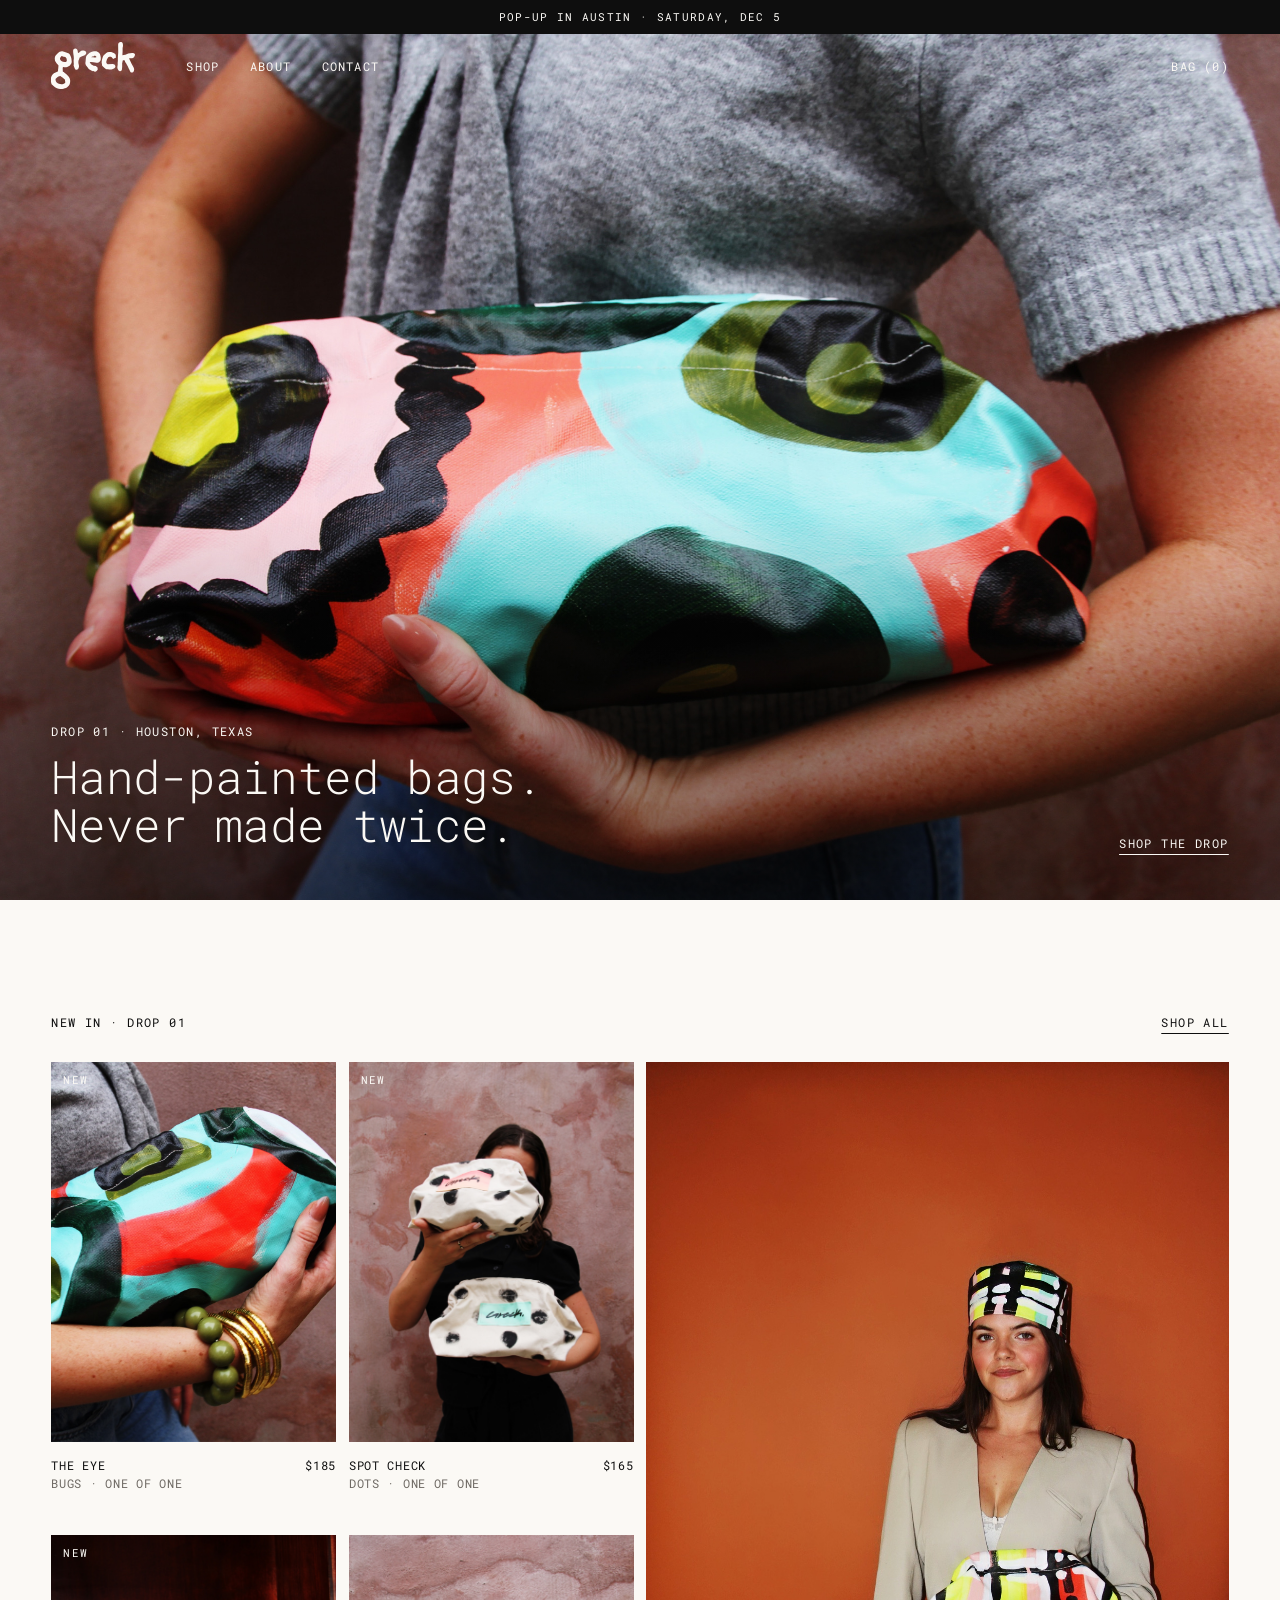
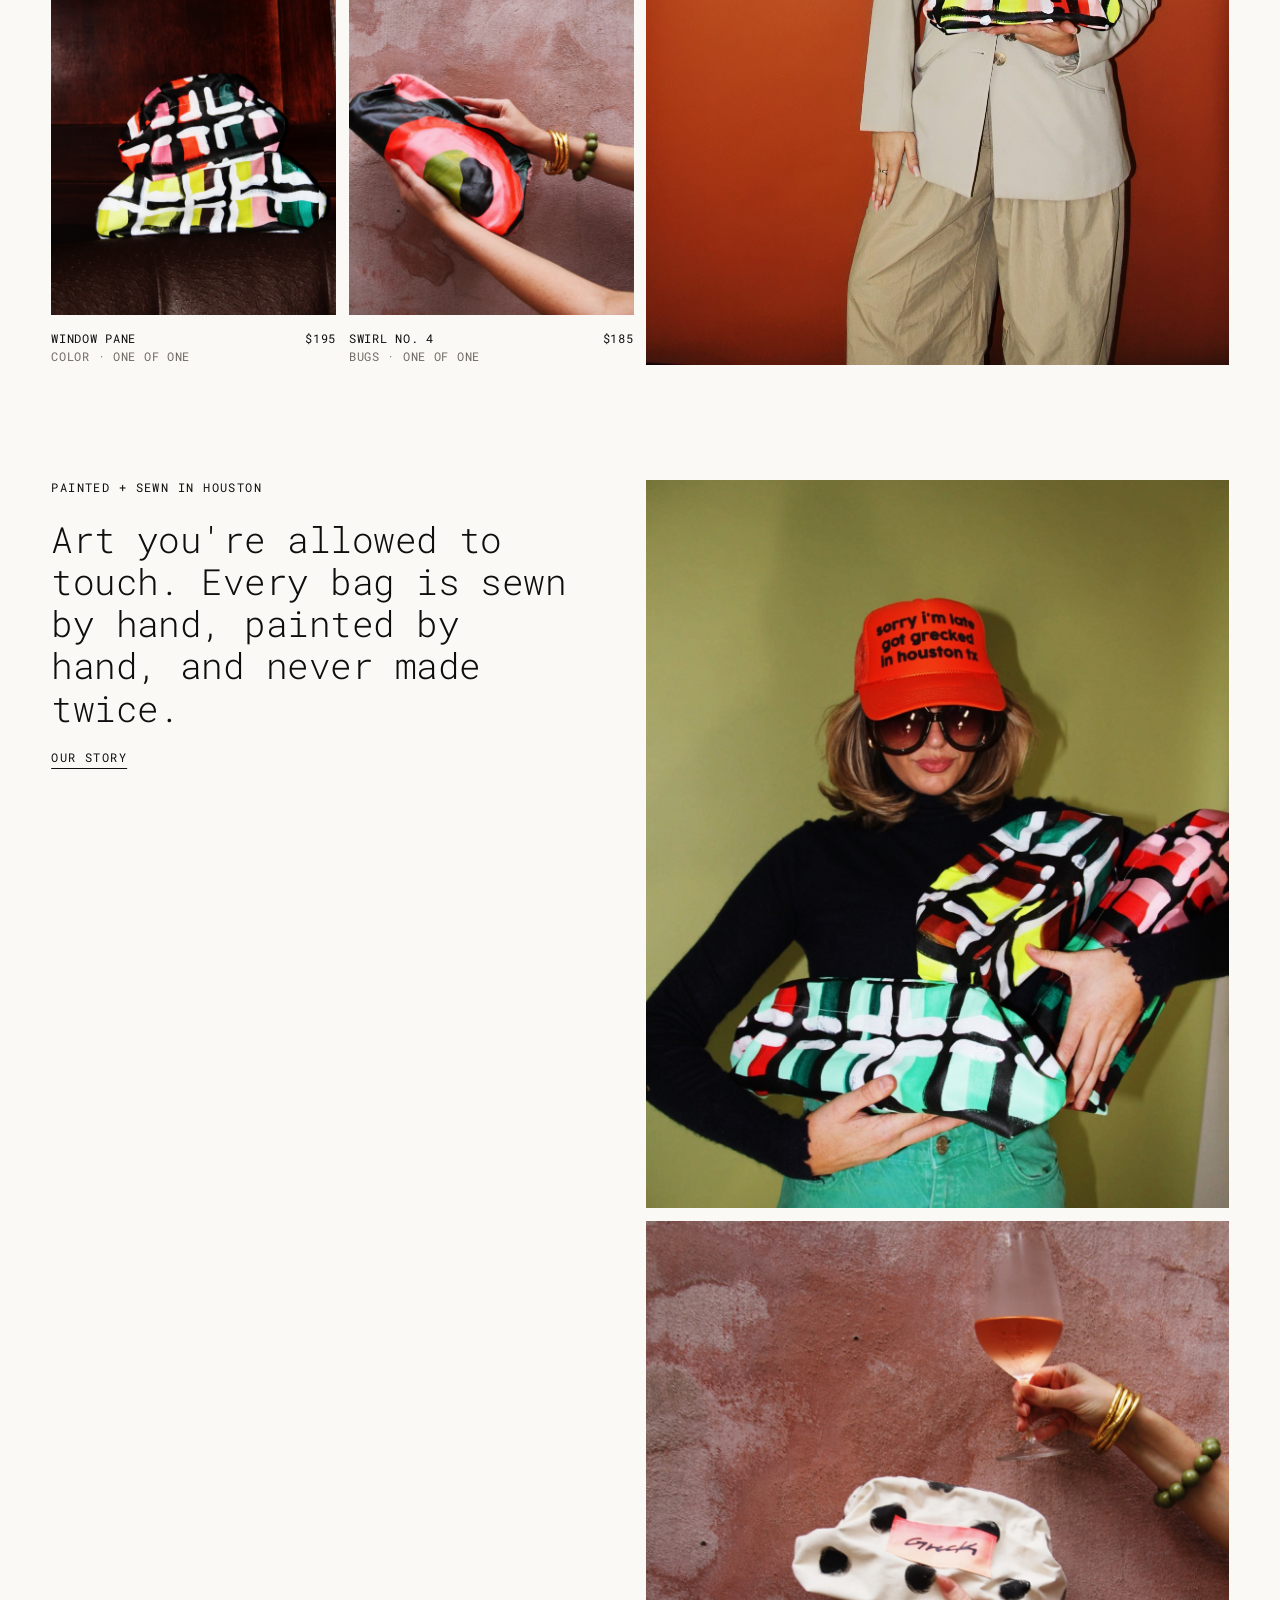
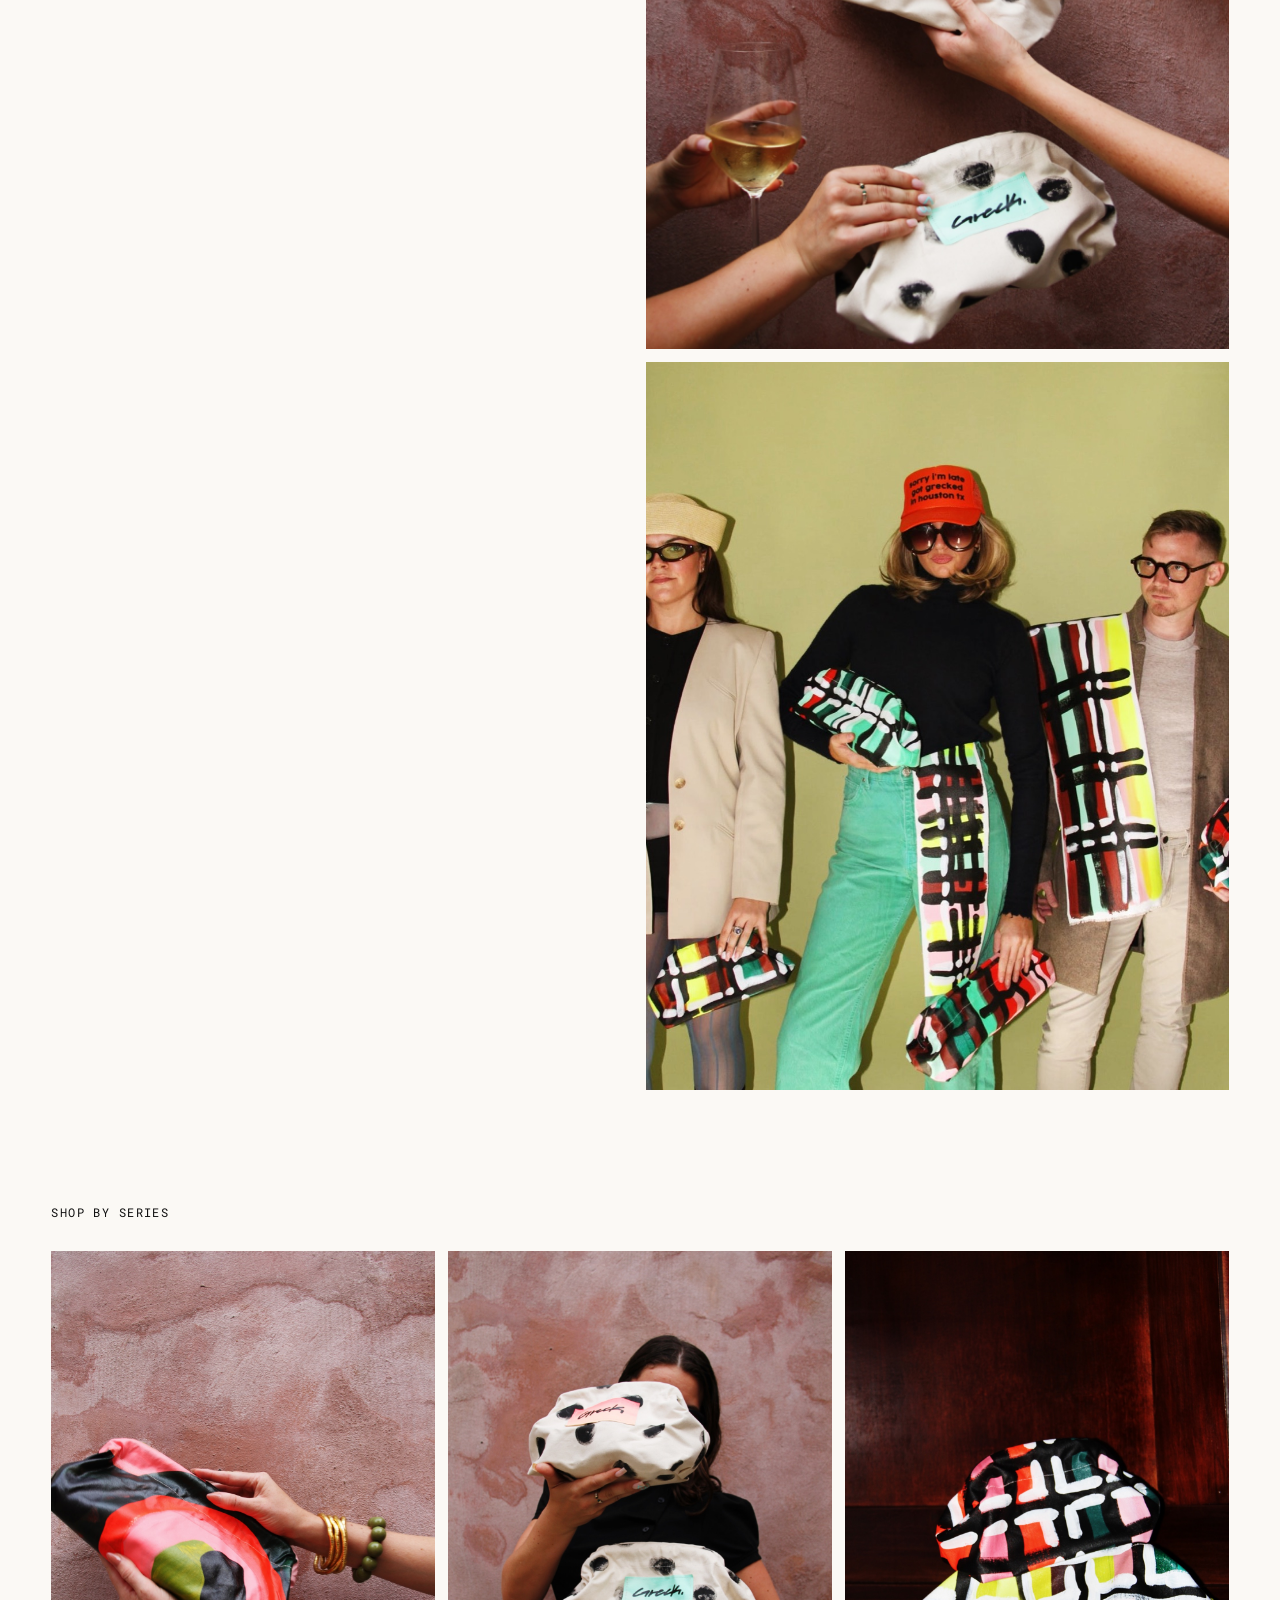
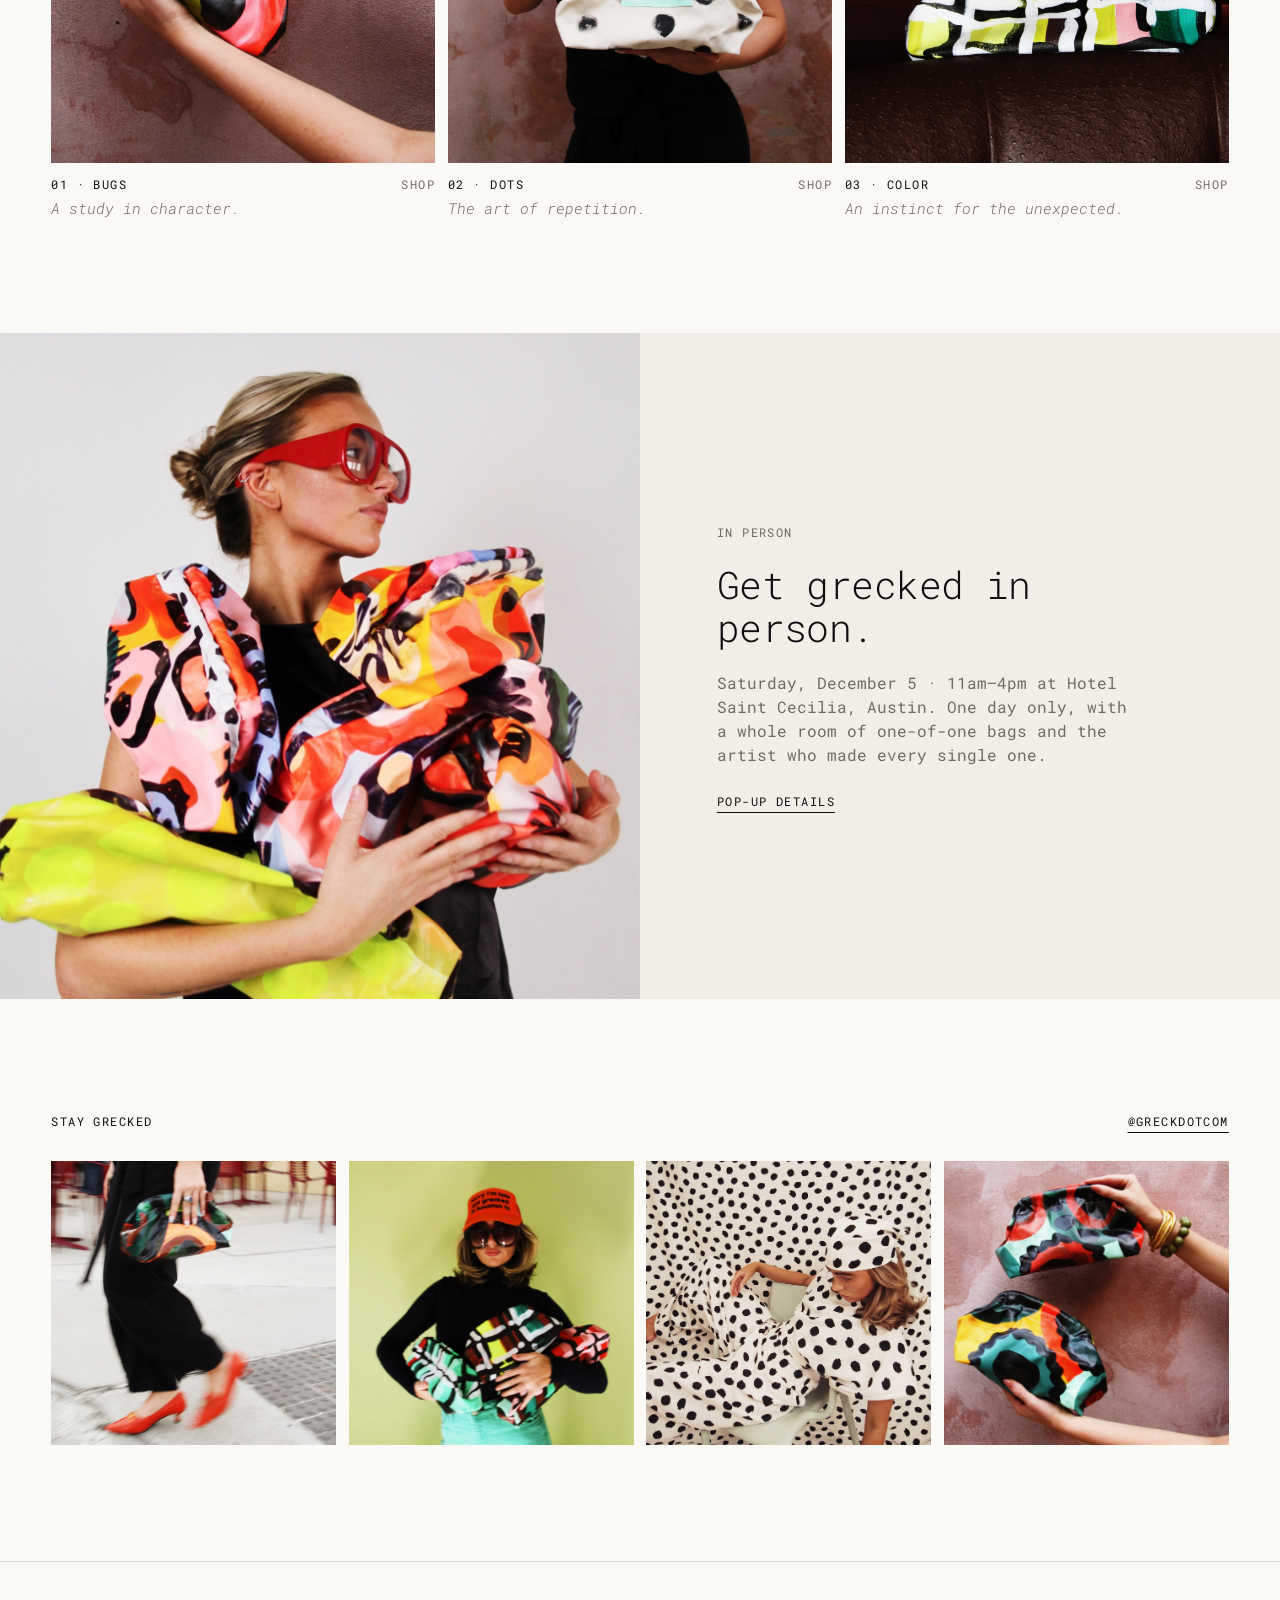
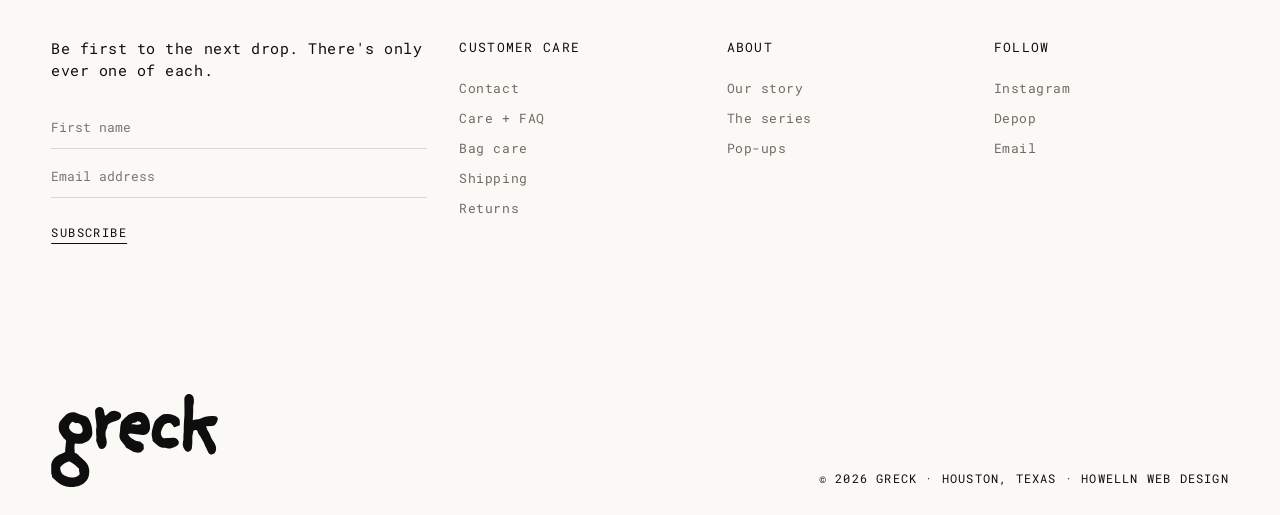
<file: index.html>
<!doctype html>
<html lang="en">
<head>
  <meta charset="utf-8">
  <meta name="viewport" content="width=device-width, initial-scale=1">
  <meta name="robots" content="noindex, nofollow">
  <title>GRECK · Hand-painted bags</title>
  <link rel="icon" href="favicon.svg" type="image/svg+xml">
  <link rel="preconnect" href="https://fonts.googleapis.com">
  <link rel="preconnect" href="https://fonts.gstatic.com" crossorigin>
  <link href="https://fonts.googleapis.com/css2?family=Roboto+Mono:ital,wght@0,300;0,400;0,500;1,300;1,400&display=swap" rel="stylesheet">
  <link rel="stylesheet" href="styles.css?v=23">
</head>
<body data-page="index">
  <div data-header></div>

  <main>
    <!-- Hero -->
    <section class="hero">
      <picture>
        <!-- Phones get a portrait crop chosen in Figma (Home · Mobile) -->
        <source media="(max-width: 720px)" srcset="assets/photos/hero-mobile.jpg">
        <img src="assets/photos/hero-main.jpg" alt="A hand-painted GRECK clutch in pink, coral, mint and black held at the waist against a pink plaster wall" fetchpriority="high">
      </picture>
      <div class="hero-caption">
        <div>
          <p class="eyebrow">Drop 01 · Houston, Texas</p>
          <h1>Hand-painted bags.<br>Never made twice.</h1>
        </div>
        <a class="link-cta" href="shop.html">Shop the drop</a>
      </div>
    </section>

    <!-- New in: products beside one tall photo -->
    <section class="section">
      <div class="section-head">
        <h2 class="eyebrow">New in · Drop 01</h2>
        <a class="link-cta" href="shop.html">Shop all</a>
      </div>
      <div class="pgrid" data-products="4">
        <figure class="pgrid-feature">
          <img src="assets/photos/orange-wall.jpg" alt="Model in a cream suit holding a plaid painted bag against an orange wall" loading="lazy">
        </figure>
      </div>
    </section>

    <!-- Pinned statement while photos scroll past -->
    <section class="pin">
      <div class="pin-text">
        <div class="pin-sticky">
          <p class="eyebrow">Painted + sewn in Houston</p>
          <h2>Art you're allowed to touch. Every bag is sewn by hand, painted by hand, and never made twice.</h2>
          <a class="link-cta" href="about.html">Our story</a>
        </div>
      </div>
      <div class="pin-media">
        <figure class="reveal"><img src="assets/photos/green-red-hat.jpg" alt="Model in a red &quot;got grecked&quot; cap hugging plaid painted bags against a green wall" loading="lazy"></figure>
        <figure class="reveal"><img src="assets/photos/wine-dots.jpg" alt="Two dotted bags held up with glasses of wine" loading="lazy"></figure>
        <figure class="reveal"><img src="assets/photos/green-trio.jpg" alt="Three models holding plaid painted bags against a green wall" loading="lazy"></figure>
      </div>
    </section>

    <!-- Series -->
    <section class="section">
      <div class="section-head">
        <h2 class="eyebrow">Shop by series</h2>
      </div>
      <div class="series">
        <a class="reveal" href="shop.html#bugs"><div class="tile-media"><img src="assets/photos/bag-swirl.jpg" alt="" loading="lazy"></div><div class="series-label eyebrow"><span>01 · Bugs<em>A study in character.</em></span><span>Shop</span></div></a>
        <a class="reveal" href="shop.html#dots"><div class="tile-media"><img src="assets/photos/face-dots.jpg" alt="" loading="lazy"></div><div class="series-label eyebrow"><span>02 · Dots<em>The art of repetition.</em></span><span>Shop</span></div></a>
        <a class="reveal" href="shop.html#color"><div class="tile-media"><img src="assets/photos/plaid-hold.jpg" alt="" loading="lazy"></div><div class="series-label eyebrow"><span>03 · Color<em>An instinct for the unexpected.</em></span><span>Shop</span></div></a>
      </div>
    </section>

    <!-- Pop-up -->
    <section class="split" aria-labelledby="popup-title">
      <figure class="split-media"><img src="assets/photos/mg-holding.jpg" alt="Kenzie in red glasses with an armful of painted bags" loading="lazy"></figure>
      <div class="split-text is-stone">
        <p class="eyebrow">In person</p>
        <h2 id="popup-title">Get grecked in person.</h2>
        <p>Saturday, December 5 · 11am–4pm at Hotel Saint Cecilia, Austin. One day only, with a whole room of one-of-one bags and the artist who made every single one.</p>
        <a class="link-cta" href="popup.html">Pop-up details</a>
      </div>
    </section>

    <!-- Instagram -->
    <section class="section">
      <div class="section-head">
        <h2 class="eyebrow">Stay grecked</h2>
        <a class="link-cta" href="https://www.instagram.com/greckdotcom/" target="_blank" rel="noopener">@greckdotcom</a>
      </div>
      <div class="insta">
        <a href="https://www.instagram.com/greckdotcom/" target="_blank" rel="noopener"><img src="assets/photos/walking.jpg" alt="Walking with a painted clutch and red heels" loading="lazy"></a>
        <a href="https://www.instagram.com/greckdotcom/" target="_blank" rel="noopener"><img src="assets/photos/green-wall.jpg" alt="Model in a red cap hugging plaid bags against a green wall" loading="lazy"></a>
        <a href="https://www.instagram.com/greckdotcom/" target="_blank" rel="noopener"><img src="assets/photos/mg-dotset.jpg" alt="Kenzie in a polka dot outfit against a dotted backdrop" loading="lazy"></a>
        <a href="https://www.instagram.com/greckdotcom/" target="_blank" rel="noopener"><img src="assets/photos/two-hands.jpg" alt="Two painted bags held against a pink wall" loading="lazy"></a>
      </div>
    </section>
  </main>

  <div data-footer></div>
  <script src="bags.js?v=1"></script>
</body>
</html>
</file>
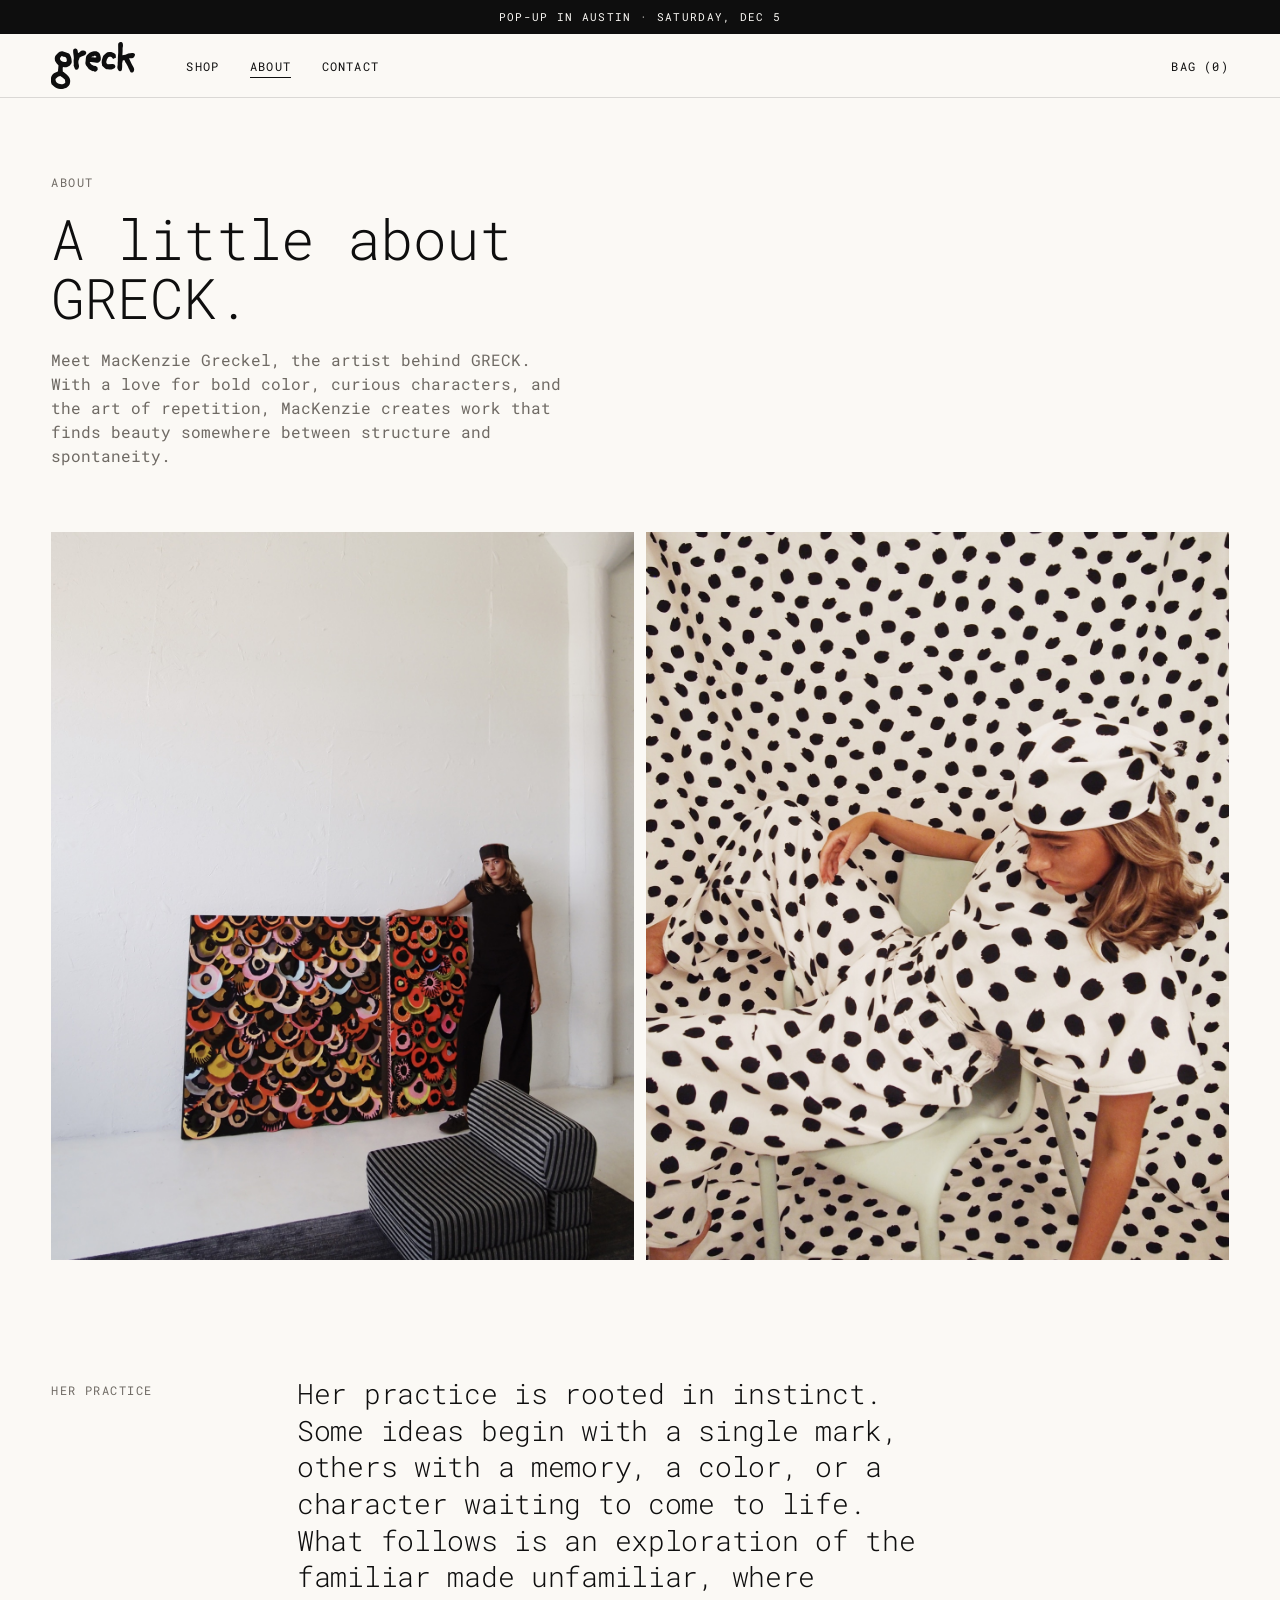
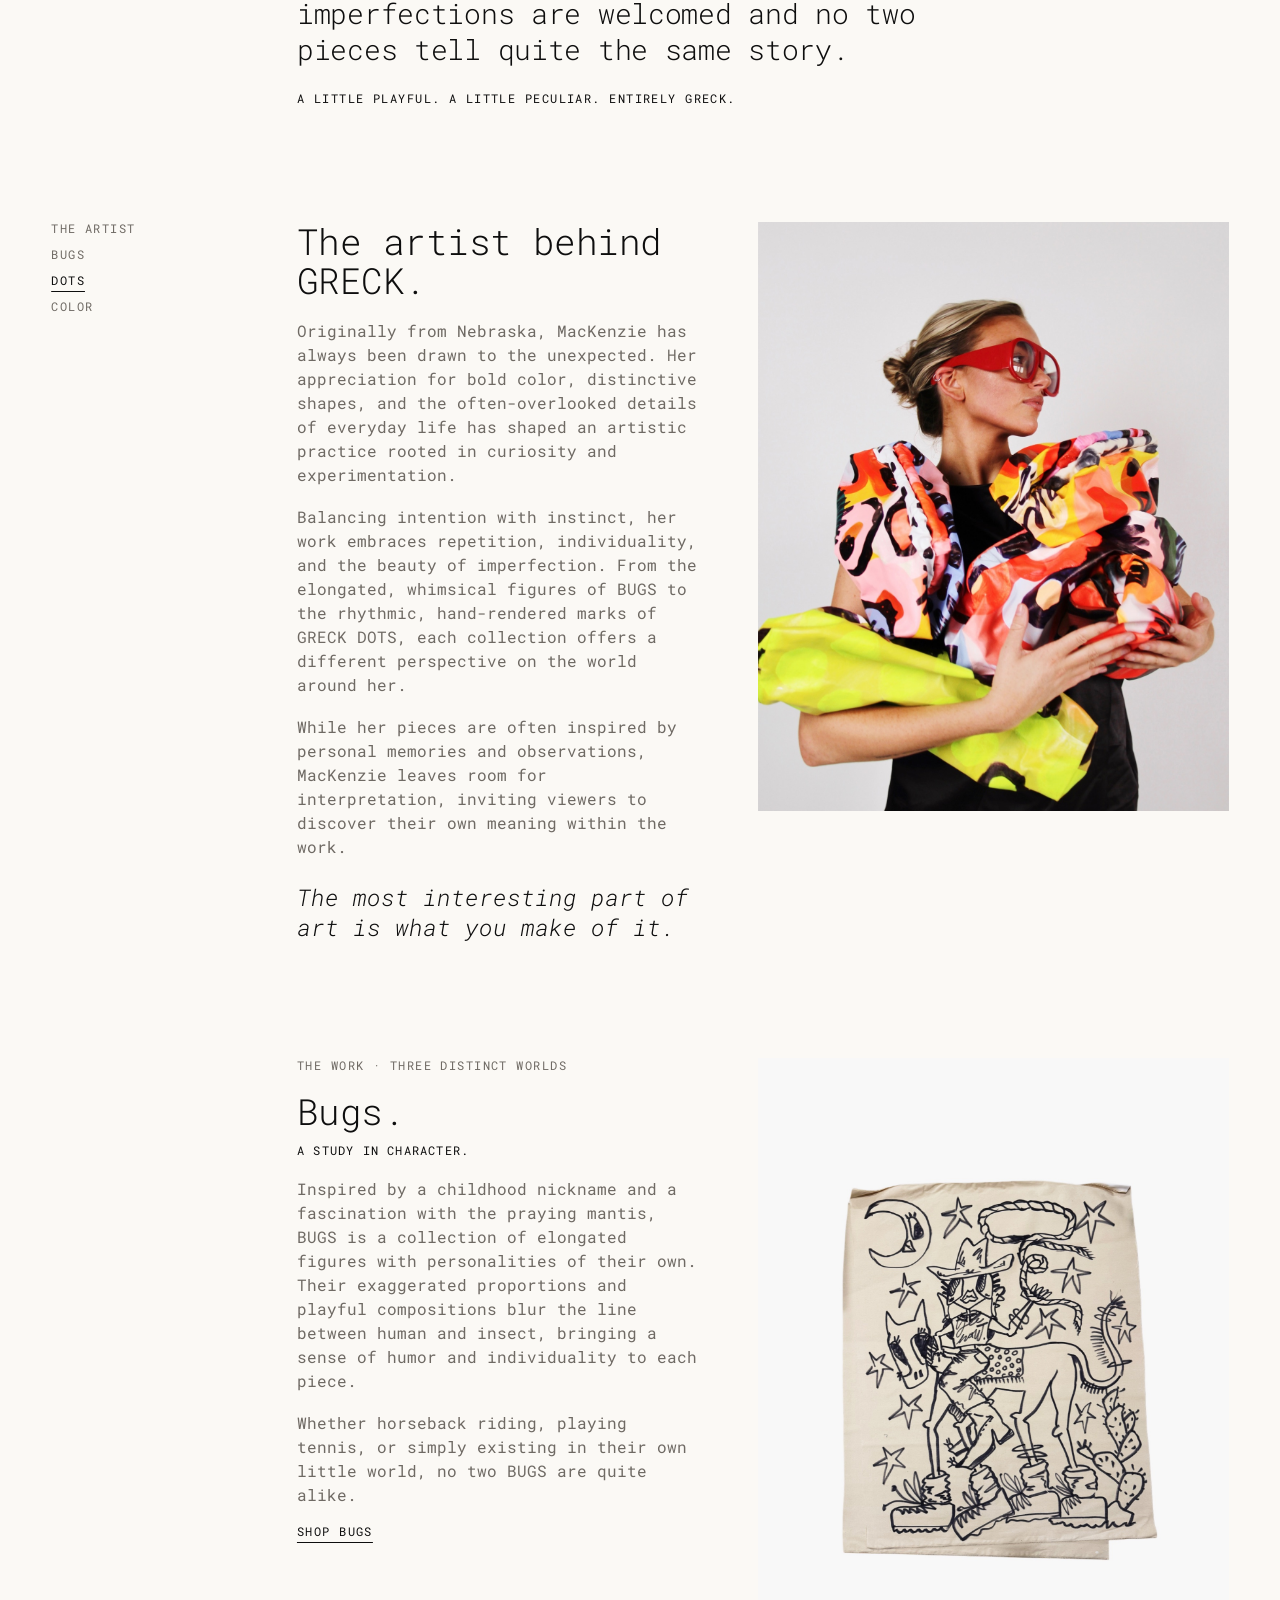
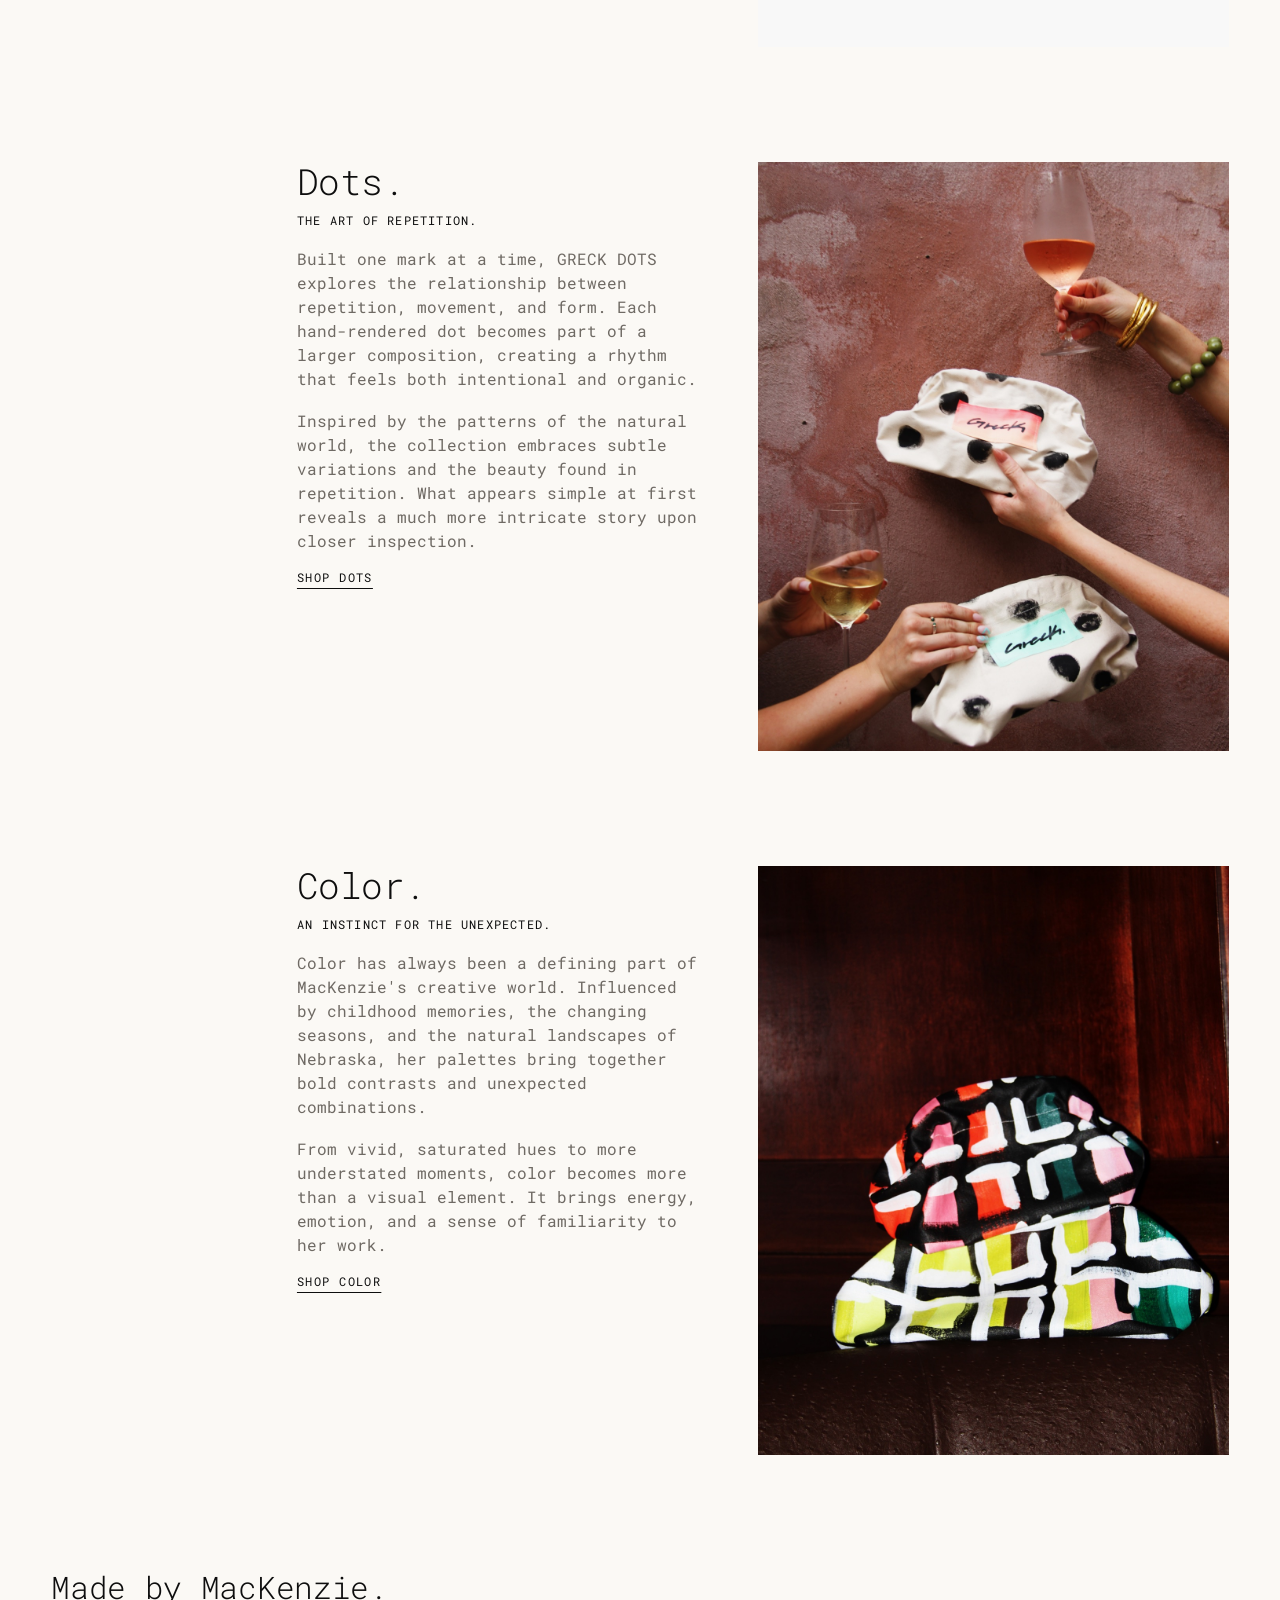
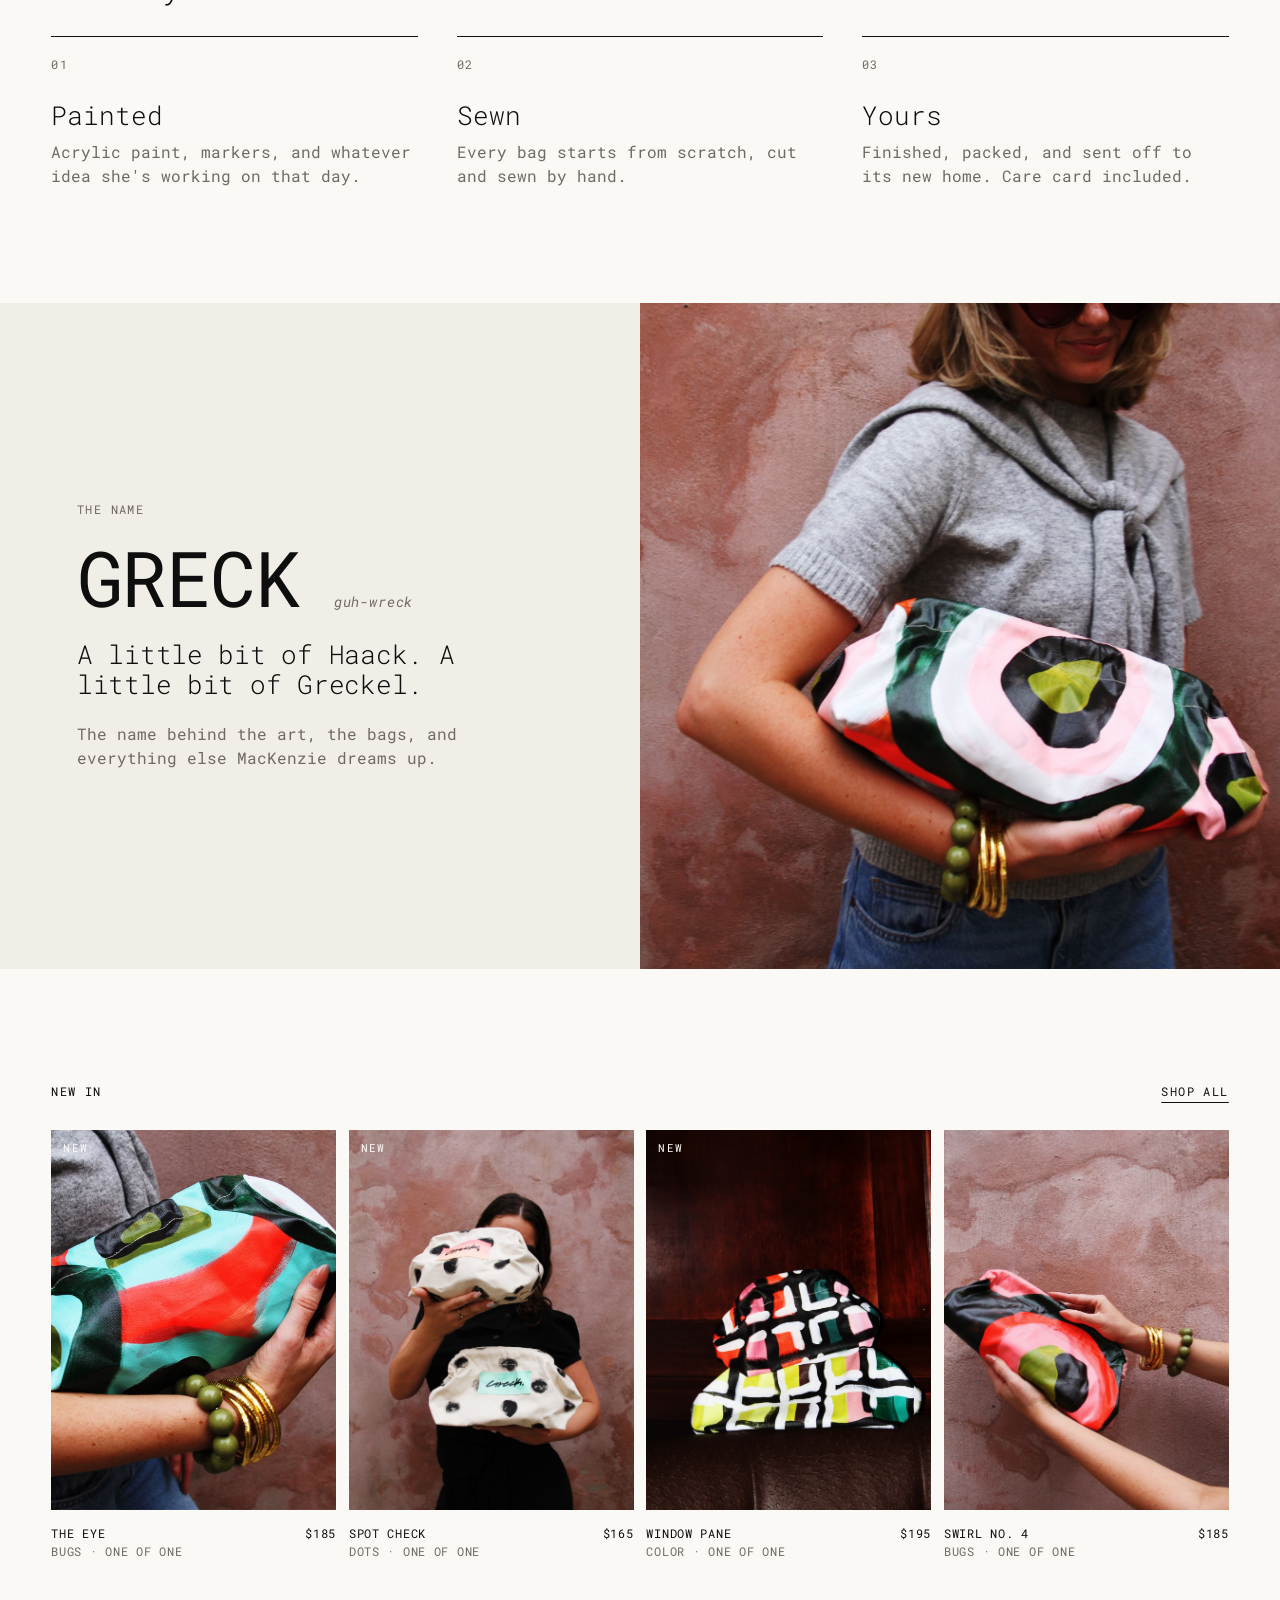
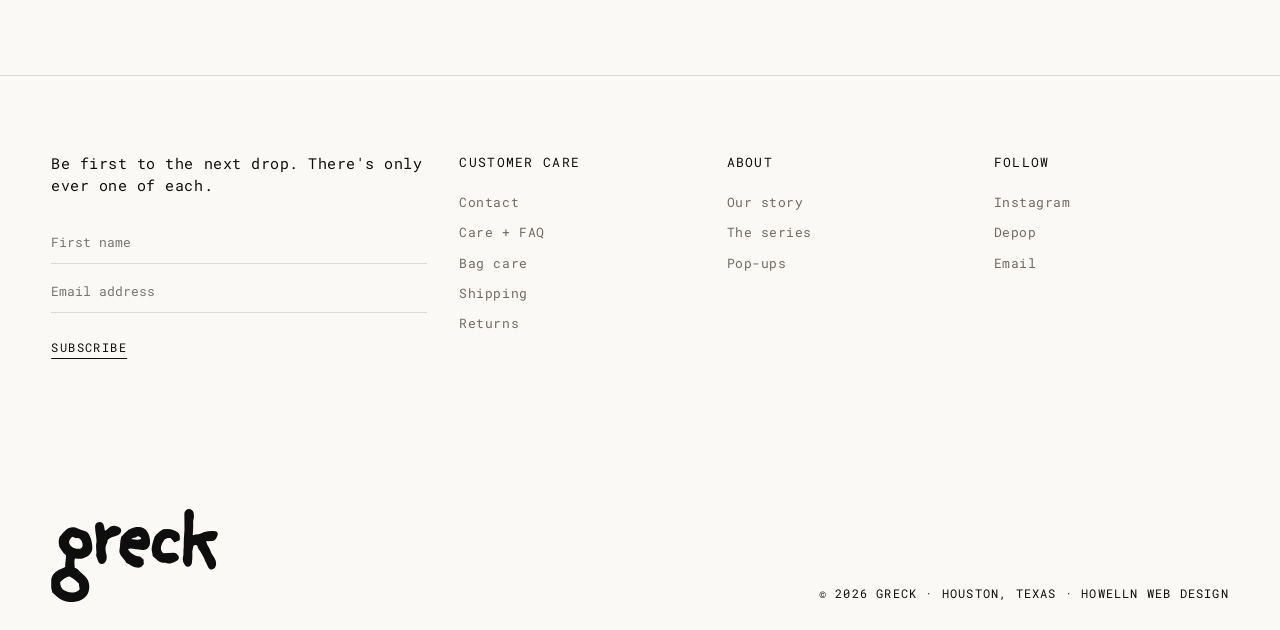
<file: about.html>
<!doctype html>
<html lang="en">
<head>
  <meta charset="utf-8">
  <meta name="viewport" content="width=device-width, initial-scale=1">
  <meta name="robots" content="noindex, nofollow">
  <title>About · GRECK</title>
  <link rel="icon" href="favicon.svg" type="image/svg+xml">
  <link rel="preconnect" href="https://fonts.googleapis.com">
  <link rel="preconnect" href="https://fonts.gstatic.com" crossorigin>
  <link href="https://fonts.googleapis.com/css2?family=Roboto+Mono:ital,wght@0,300;0,400;0,500;1,300;1,400&display=swap" rel="stylesheet">
  <link rel="stylesheet" href="styles.css?v=23">
</head>
<body data-page="about">
  <div data-header></div>

  <main>
    <section class="page-hero">
      <p class="eyebrow">About</p>
      <h1>A little about GRECK.</h1>
      <p class="page-hero-lede">Meet MacKenzie Greckel, the artist behind GRECK. With a love for bold color, curious characters, and the art of repetition, MacKenzie creates work that finds beauty somewhere between structure and spontaneity.</p>

      <div class="about-split">
        <figure class="reveal"><img src="assets/photos/artist.jpg" alt="MacKenzie Greckel standing beside two of her large dotted paintings in a white studio"></figure>
        <figure class="reveal"><img src="assets/photos/mg-dotset.jpg" alt="MacKenzie in a polka dot outfit against a matching dotted backdrop"></figure>
      </div>
    </section>

    <section class="section intro">
      <p class="eyebrow">Her practice</p>
      <div>
        <p>Her practice is rooted in instinct. Some ideas begin with a single mark, others with a memory, a color, or a character waiting to come to life. What follows is an exploration of the familiar made unfamiliar, where imperfections are welcomed and no two pieces tell quite the same story.</p>
        <p class="intro-sign">A little playful. A little peculiar. Entirely GRECK.</p>
      </div>
    </section>

    <!-- Lujo-style: the section menu stays pinned and follows along as you scroll -->
    <section class="section story">
      <nav class="story-nav" aria-label="About sections">
        <a href="#the-artist" class="is-on">The artist</a>
        <a href="#bugs">Bugs</a>
        <a href="#dots">Dots</a>
        <a href="#color">Color</a>
      </nav>
      <div class="story-panels">
        <article class="story-panel" id="the-artist">
          <div class="story-copy">
            <h2>The artist behind GRECK.</h2>
            <p>Originally from Nebraska, MacKenzie has always been drawn to the unexpected. Her appreciation for bold color, distinctive shapes, and the often-overlooked details of everyday life has shaped an artistic practice rooted in curiosity and experimentation.</p>
            <p>Balancing intention with instinct, her work embraces repetition, individuality, and the beauty of imperfection. From the elongated, whimsical figures of BUGS to the rhythmic, hand-rendered marks of GRECK DOTS, each collection offers a different perspective on the world around her.</p>
            <p>While her pieces are often inspired by personal memories and observations, MacKenzie leaves room for interpretation, inviting viewers to discover their own meaning within the work.</p>
            <p class="story-pull">The most interesting part of art is what you make of it.</p>
          </div>
          <figure><img src="assets/photos/mg-holding.jpg" alt="MacKenzie in red glasses with an armful of painted bags" loading="lazy"></figure>
        </article>
        <article class="story-panel" id="bugs">
          <div class="story-copy">
            <p class="eyebrow">The work · Three distinct worlds</p>
            <h2>Bugs.</h2>
            <p class="story-sub">A study in character.</p>
            <p>Inspired by a childhood nickname and a fascination with the praying mantis, BUGS is a collection of elongated figures with personalities of their own. Their exaggerated proportions and playful compositions blur the line between human and insect, bringing a sense of humor and individuality to each piece.</p>
            <p>Whether horseback riding, playing tennis, or simply existing in their own little world, no two BUGS are quite alike.</p>
            <a class="link-cta" href="shop.html#bugs">Shop Bugs</a>
          </div>
          <figure><img src="assets/photos/drawing.jpg" alt="One of MacKenzie's BUGS drawings: an elongated figure on horseback" loading="lazy"></figure>
        </article>
        <article class="story-panel" id="dots">
          <div class="story-copy">
            <h2>Dots.</h2>
            <p class="story-sub">The art of repetition.</p>
            <p>Built one mark at a time, GRECK DOTS explores the relationship between repetition, movement, and form. Each hand-rendered dot becomes part of a larger composition, creating a rhythm that feels both intentional and organic.</p>
            <p>Inspired by the patterns of the natural world, the collection embraces subtle variations and the beauty found in repetition. What appears simple at first reveals a much more intricate story upon closer inspection.</p>
            <a class="link-cta" href="shop.html#dots">Shop Dots</a>
          </div>
          <figure><img src="assets/photos/wine-dots.jpg" alt="Two dotted GRECK bags held up with glasses of wine" loading="lazy"></figure>
        </article>
        <article class="story-panel" id="color">
          <div class="story-copy">
            <h2>Color.</h2>
            <p class="story-sub">An instinct for the unexpected.</p>
            <p>Color has always been a defining part of MacKenzie's creative world. Influenced by childhood memories, the changing seasons, and the natural landscapes of Nebraska, her palettes bring together bold contrasts and unexpected combinations.</p>
            <p>From vivid, saturated hues to more understated moments, color becomes more than a visual element. It brings energy, emotion, and a sense of familiarity to her work.</p>
            <a class="link-cta" href="shop.html#color">Shop Color</a>
          </div>
          <figure><img src="assets/photos/plaid-hold.jpg" alt="Hands holding a painted plaid bag against a dark wall" loading="lazy"></figure>
        </article>
      </div>
    </section>

    <!-- How it's made -->
    <section class="section">
      <div class="section-head">
        <h2 class="section-title">Made by MacKenzie.</h2>
      </div>
      <div class="steps">
        <div class="step reveal"><p class="eyebrow">01</p><h3>Painted</h3><p>Acrylic paint, markers, and whatever idea she's working on that day.</p></div>
        <div class="step reveal"><p class="eyebrow">02</p><h3>Sewn</h3><p>Every bag starts from scratch, cut and sewn by hand.</p></div>
        <div class="step reveal"><p class="eyebrow">03</p><h3>Yours</h3><p>Finished, packed, and sent off to its new home. Care card included.</p></div>
      </div>
    </section>

    <section class="split">
      <div class="split-text is-stone">
        <p class="eyebrow">The name</p>
        <div class="name-def">
          <h2>GRECK</h2>
          <p class="name-say">guh-wreck</p>
        </div>
        <p class="name-line">A little bit of Haack. A little bit of Greckel.</p>
        <p>The name behind the art, the bags, and everything else MacKenzie dreams up.</p>
      </div>
      <figure class="split-media"><img src="assets/photos/sweater-dots.jpg" alt="A painted bag held at the waist against a pink plaster wall" loading="lazy"></figure>
    </section>

    <section class="section">
      <div class="section-head">
        <h2 class="eyebrow">New in</h2>
        <a class="link-cta" href="shop.html">Shop all</a>
      </div>
      <div class="grid" data-products="4"></div>
    </section>
  </main>

  <div data-footer></div>
  <script src="bags.js?v=1"></script>
</body>
</html>
</file>
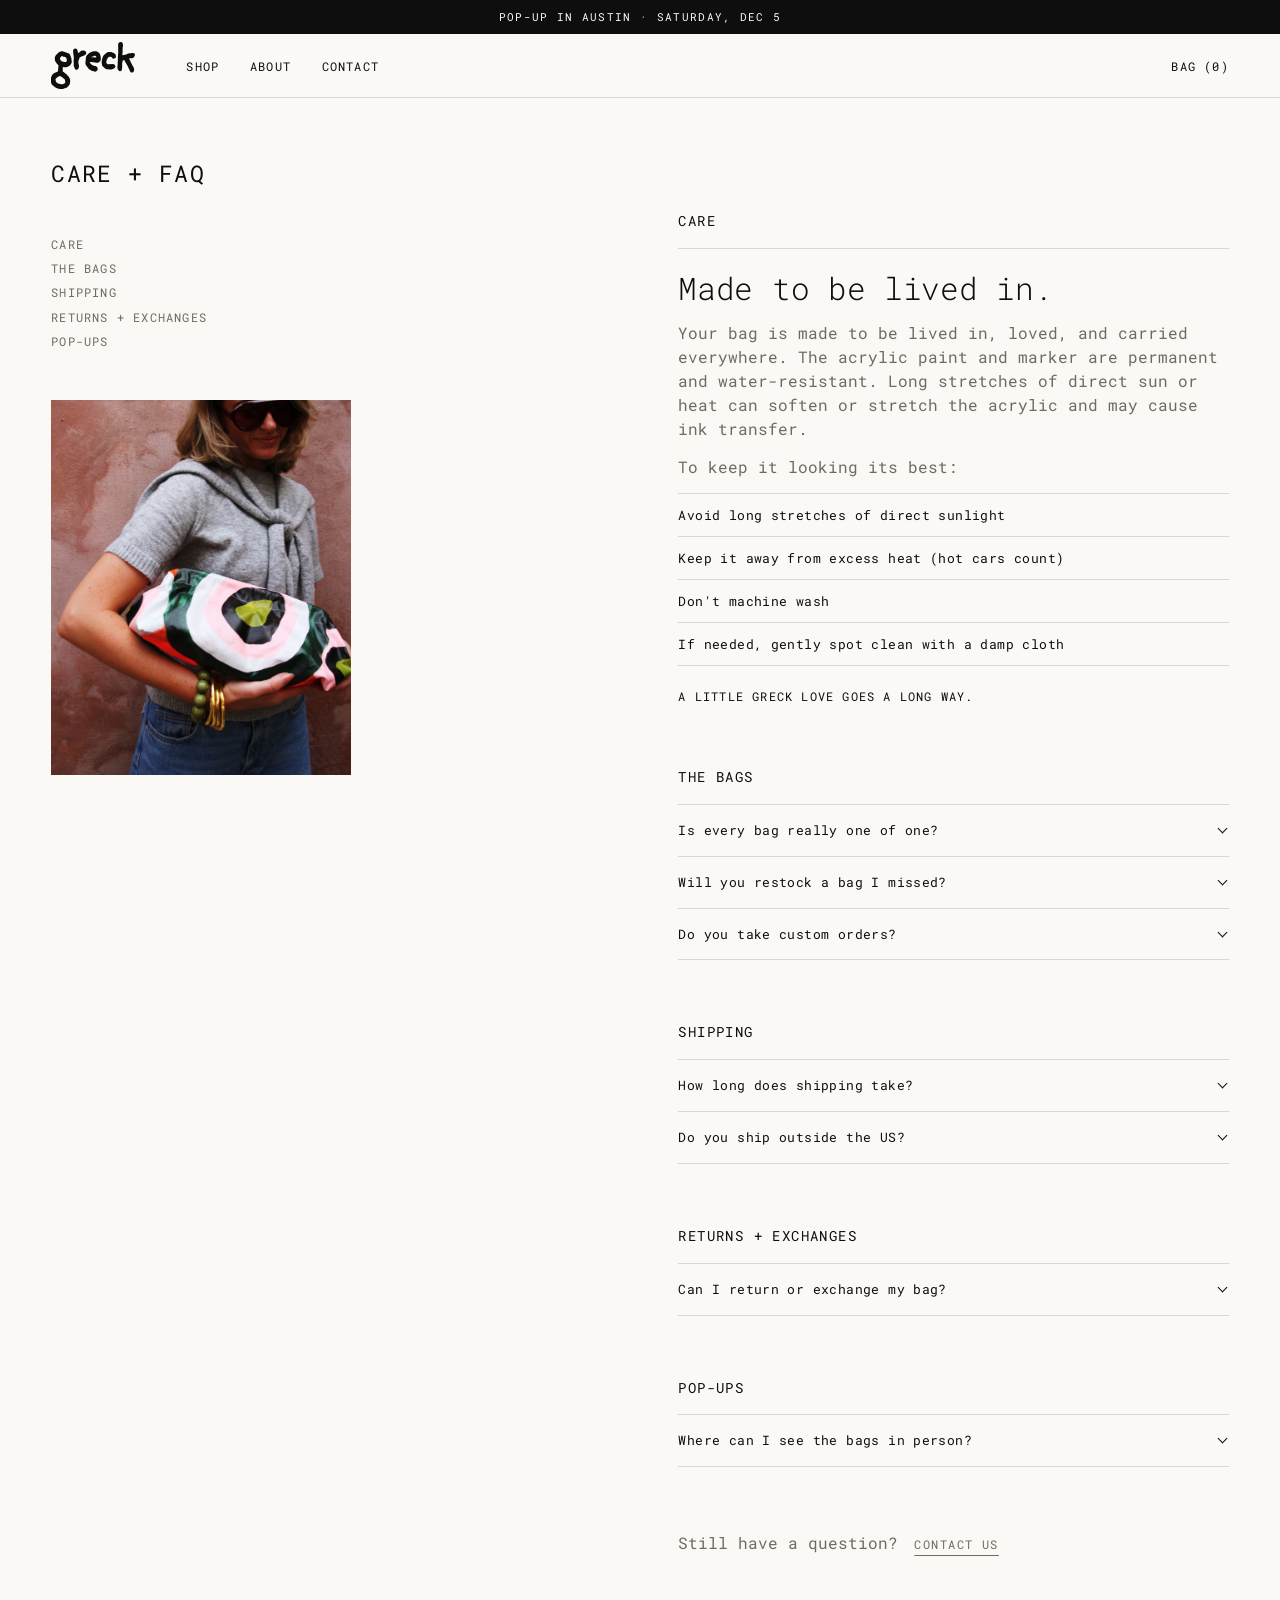
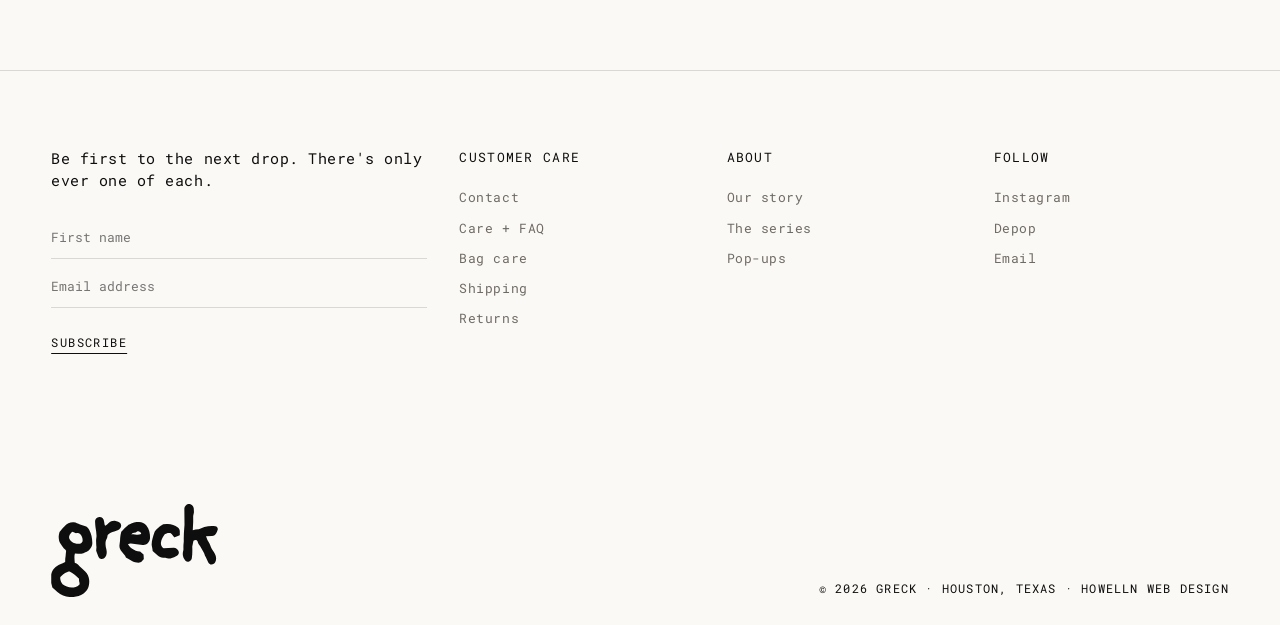
<file: care.html>
<!doctype html>
<html lang="en">
<head>
  <meta charset="utf-8">
  <meta name="viewport" content="width=device-width, initial-scale=1">
  <meta name="robots" content="noindex, nofollow">
  <title>Care + FAQ · GRECK</title>
  <link rel="icon" href="favicon.svg" type="image/svg+xml">
  <link rel="preconnect" href="https://fonts.googleapis.com">
  <link rel="preconnect" href="https://fonts.gstatic.com" crossorigin>
  <link href="https://fonts.googleapis.com/css2?family=Roboto+Mono:ital,wght@0,300;0,400;0,500;1,300;1,400&display=swap" rel="stylesheet">
  <link rel="stylesheet" href="styles.css?v=23">
</head>
<body data-page="care">
  <div data-header></div>

  <main class="faq-page">
    <aside class="faq-aside">
      <h1 class="faq-title">Care + FAQ</h1>
      <nav class="faq-nav" aria-label="Care and FAQ topics">
        <a href="#care">Care</a>
        <a href="#the-bags">The bags</a>
        <a href="#shipping">Shipping</a>
        <a href="#returns">Returns + exchanges</a>
        <a href="#pop-ups">Pop-ups</a>
      </nav>
      <figure class="faq-photo"><img src="assets/photos/sweater-dots.jpg" alt="A painted GRECK bag held at the waist against a pink plaster wall" loading="lazy"></figure>
    </aside>

    <div class="faq-body">
      <section class="faq-group" id="care">
        <h2>Care</h2>
        <div class="care-copy">
          <p class="care-lede">Made to be lived in.</p>
          <p>Your bag is made to be lived in, loved, and carried everywhere. The acrylic paint and marker are permanent and water-resistant. Long stretches of direct sun or heat can soften or stretch the acrylic and may cause ink transfer.</p>
          <p>To keep it looking its best:</p>
          <ul>
            <li>Avoid long stretches of direct sunlight</li>
            <li>Keep it away from excess heat (hot cars count)</li>
            <li>Don't machine wash</li>
            <li>If needed, gently spot clean with a damp cloth</li>
          </ul>
          <p class="care-sign">A little greck love goes a long way.</p>
        </div>
      </section>

      <section class="faq-group" id="the-bags">
        <h2>The bags</h2>
        <details>
          <summary>Is every bag really one of one?</summary>
          <p>Yes. Every bag is hand-sewn and hand-painted by MacKenzie, and none are ever made twice.</p>
        </details>
        <details>
          <summary>Will you restock a bag I missed?</summary>
          <p>No restocks, since each piece is an original. Join the list to hear about new drops first.</p>
        </details>
        <details>
          <summary>Do you take custom orders?</summary>
          <p class="tbc">Kenzie to confirm: yes / no / sometimes. If yes, email <a href="mailto:greck.inquiry@gmail.com">greck.inquiry@gmail.com</a> with your idea.</p>
        </details>
      </section>

      <section class="faq-group" id="shipping">
        <h2>Shipping</h2>
        <details>
          <summary>How long does shipping take?</summary>
          <p class="tbc">Kenzie to confirm processing time and carrier.</p>
        </details>
        <details>
          <summary>Do you ship outside the US?</summary>
          <p class="tbc">Kenzie to confirm.</p>
        </details>
      </section>

      <section class="faq-group" id="returns">
        <h2>Returns + exchanges</h2>
        <details>
          <summary>Can I return or exchange my bag?</summary>
          <p class="tbc">Kenzie to confirm policy. Common for one-of-one art: all sales final, with help for anything damaged in shipping.</p>
        </details>
      </section>

      <section class="faq-group" id="pop-ups">
        <h2>Pop-ups</h2>
        <details>
          <summary>Where can I see the bags in person?</summary>
          <p>At GRECK pop-ups. The next one is Saturday, Dec 5 at Hotel Saint Cecilia in Austin, 11am–4pm. <a href="popup.html">See the details</a>.</p>
        </details>
      </section>

      <p class="faq-more">Still have a question? <a class="link-cta" href="contact.html">Contact us</a></p>
    </div>
  </main>

  <div data-footer></div>
  <script src="bags.js?v=1"></script>
</body>
</html>
</file>
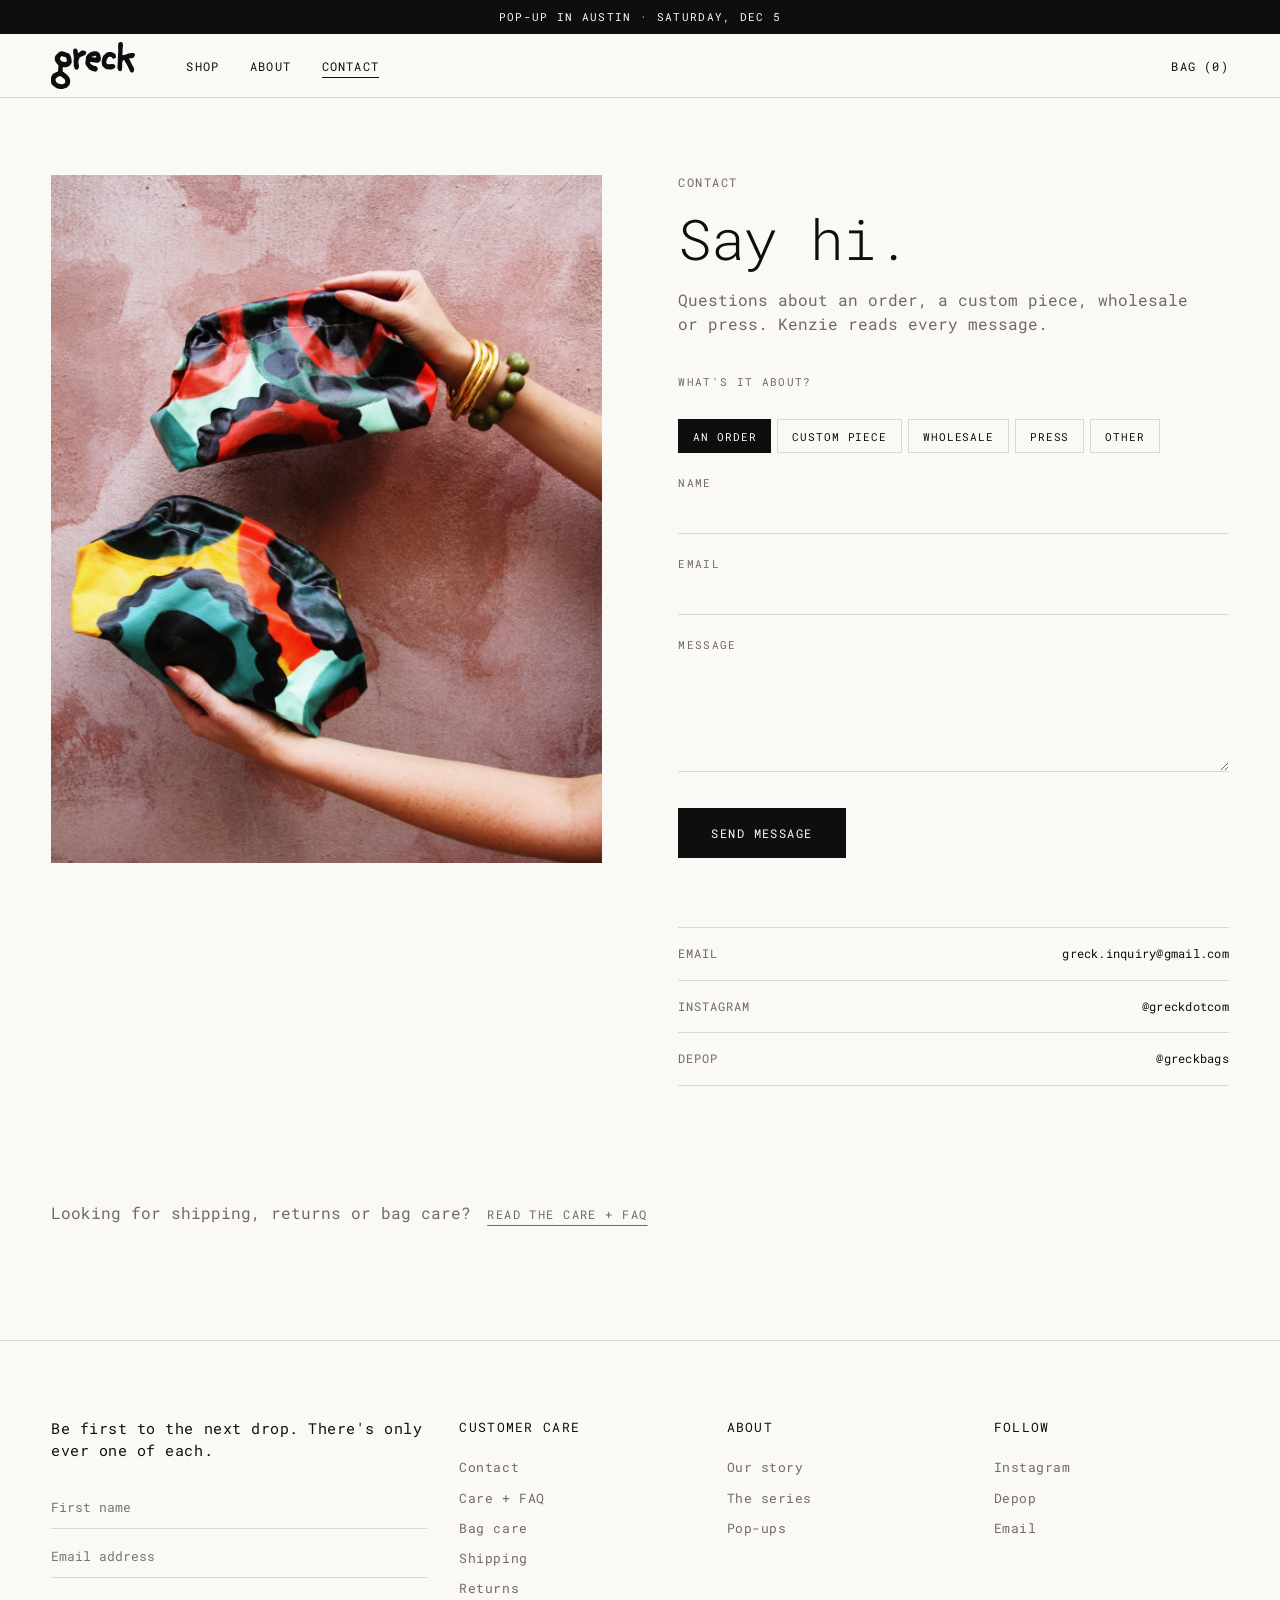
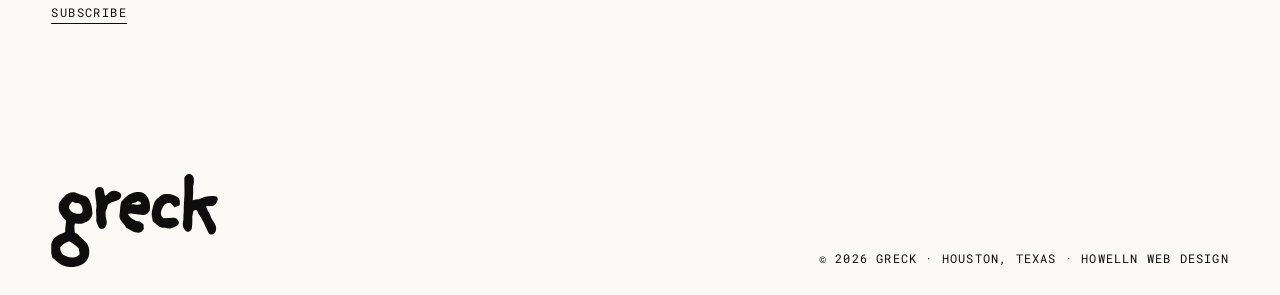
<file: contact.html>
<!doctype html>
<html lang="en">
<head>
  <meta charset="utf-8">
  <meta name="viewport" content="width=device-width, initial-scale=1">
  <meta name="robots" content="noindex, nofollow">
  <title>Contact · GRECK</title>
  <link rel="icon" href="favicon.svg" type="image/svg+xml">
  <link rel="preconnect" href="https://fonts.googleapis.com">
  <link rel="preconnect" href="https://fonts.gstatic.com" crossorigin>
  <link href="https://fonts.googleapis.com/css2?family=Roboto+Mono:ital,wght@0,300;0,400;0,500;1,300;1,400&display=swap" rel="stylesheet">
  <link rel="stylesheet" href="styles.css?v=23">
</head>
<body data-page="contact">
  <div data-header></div>

  <main>
    <section class="page-hero">
      <div class="contact">
        <div>
          <p class="eyebrow">Contact</p>
          <h1>Say hi.</h1>
          <p class="page-hero-lede">Questions about an order, a custom piece, wholesale or press. Kenzie reads every message.</p>

          <form novalidate style="margin-top:clamp(28px,3vw,44px)">
            <div class="field">
              <span class="eyebrow" style="color:var(--muted);font-size:11px">What's it about?</span>
              <div class="topics">
                <input type="radio" name="topic" id="t-order" value="order" checked><label for="t-order">An order</label>
                <input type="radio" name="topic" id="t-custom" value="custom"><label for="t-custom">Custom piece</label>
                <input type="radio" name="topic" id="t-wholesale" value="wholesale"><label for="t-wholesale">Wholesale</label>
                <input type="radio" name="topic" id="t-press" value="press"><label for="t-press">Press</label>
                <input type="radio" name="topic" id="t-other" value="other"><label for="t-other">Other</label>
              </div>
            </div>
            <div class="field"><label for="c-name">Name</label><input id="c-name" name="name" autocomplete="name" required></div>
            <div class="field"><label for="c-email">Email</label><input id="c-email" name="email" type="email" autocomplete="email" required></div>
            <div class="field"><label for="c-msg">Message</label><textarea id="c-msg" name="message" required></textarea></div>
            <button class="btn" type="submit">Send message</button>
          </form>
          <p class="form-note" role="status" aria-live="polite"></p>

          <div class="ways">
            <a class="way" href="mailto:greck.inquiry@gmail.com"><span>Email</span><strong>greck.inquiry@gmail.com</strong></a>
            <a class="way" href="https://www.instagram.com/greckdotcom/" target="_blank" rel="noopener"><span>Instagram</span><strong>@greckdotcom</strong></a>
            <a class="way" href="https://www.depop.com/greckbags/" target="_blank" rel="noopener"><span>Depop</span><strong>@greckbags</strong></a>
          </div>
        </div>
        <figure class="contact-photo reveal"><img src="assets/photos/two-hands.jpg" alt="Two painted bags held up against a pink plaster wall" loading="lazy"></figure>
      </div>
    </section>

    <section class="section">
      <p class="faq-more">Looking for shipping, returns or bag care? <a class="link-cta" href="care.html">Read the Care + FAQ</a></p>
    </section>
  </main>

  <div data-footer></div>
  <script src="bags.js?v=1"></script>
</body>
</html>
</file>
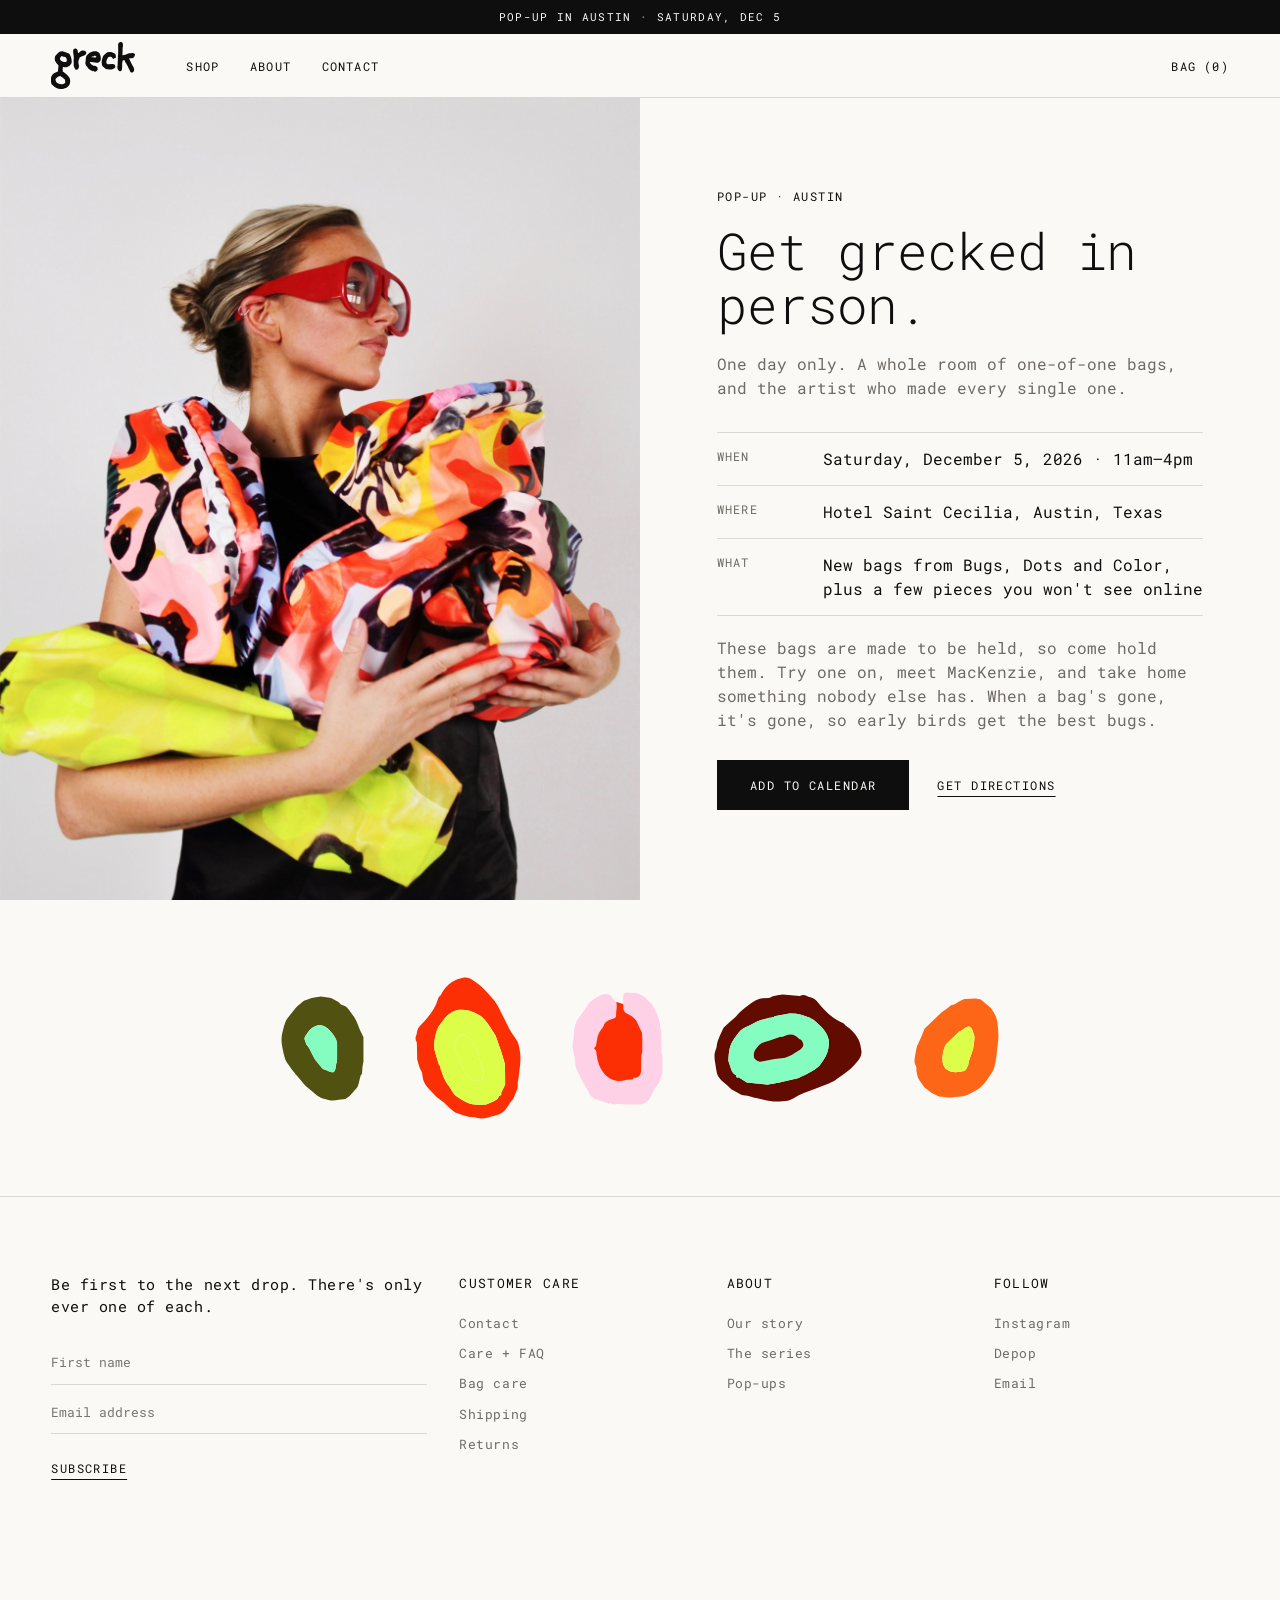
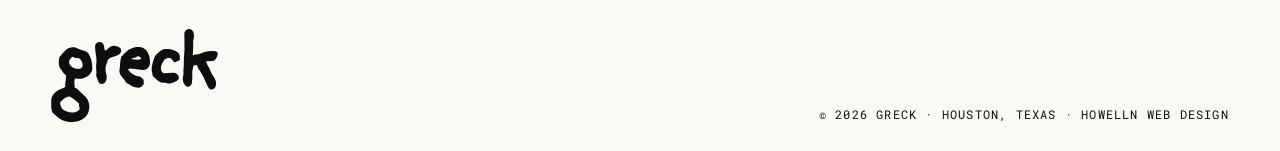
<file: popup.html>
<!doctype html>
<html lang="en">
<head>
  <meta charset="utf-8">
  <meta name="viewport" content="width=device-width, initial-scale=1">
  <meta name="robots" content="noindex, nofollow">
  <title>Pop-up · GRECK</title>
  <link rel="icon" href="favicon.svg" type="image/svg+xml">
  <link rel="preconnect" href="https://fonts.googleapis.com">
  <link rel="preconnect" href="https://fonts.gstatic.com" crossorigin>
  <link href="https://fonts.googleapis.com/css2?family=Roboto+Mono:ital,wght@0,300;0,400;0,500;1,300;1,400&display=swap" rel="stylesheet">
  <link rel="stylesheet" href="styles.css?v=23">
</head>
<body data-page="popup">
  <div data-header></div>

  <!-- Swap this page out after Dec 5 for the next event. After-event copy:
       "Thanks for getting grecked, Austin."
       "Missed it? Join the list and you'll hear about the next pop-up first." -->
  <main>
    <section class="popup">
      <figure class="popup-photo"><img src="assets/photos/mg-holding.jpg" alt="Kenzie in red glasses with an armful of painted bags" fetchpriority="high"></figure>
      <div class="popup-text">
        <p class="eyebrow">Pop-up · Austin</p>
        <h1>Get grecked in person.</h1>
        <p class="page-hero-lede">One day only. A whole room of one-of-one bags, and the artist who made every single one.</p>

        <dl class="details">
          <div><dt>When</dt><dd>Saturday, December 5, 2026 · 11am–4pm</dd></div>
          <div><dt>Where</dt><dd>Hotel Saint Cecilia, Austin, Texas</dd></div>
          <div><dt>What</dt><dd>New bags from Bugs, Dots and Color, plus a few pieces you won't see online</dd></div>
        </dl>

        <p class="popup-body">These bags are made to be held, so come hold them. Try one on, meet MacKenzie, and take home something nobody else has. When a bag's gone, it's gone, so early birds get the best bugs.</p>

        <div class="popup-actions">
          <a class="btn" href="greck-popup.ics" download>Add to calendar</a>
          <a class="link-cta" href="https://www.google.com/maps/search/?api=1&amp;query=Hotel+Saint+Cecilia+Austin+TX" target="_blank" rel="noopener">Get directions</a>
        </div>
      </div>
    </section>

    <!-- Kenzie's painted dots, sized as in the Figma Pop-up frame -->
    <div class="dot-row" aria-hidden="true">
      <img src="assets/dots/dot-1.svg" alt="" style="--h: 118">
      <img src="assets/dots/dot-2.svg" alt="" style="--h: 160">
      <img src="assets/dots/dot-3.svg" alt="" style="--h: 127">
      <img src="assets/dots/dot-4.svg" alt="" style="--h: 122">
      <img src="assets/dots/dot-5.svg" alt="" style="--h: 113">
    </div>
  </main>

  <div data-footer></div>
  <script src="bags.js?v=1"></script>
</body>
</html>
</file>
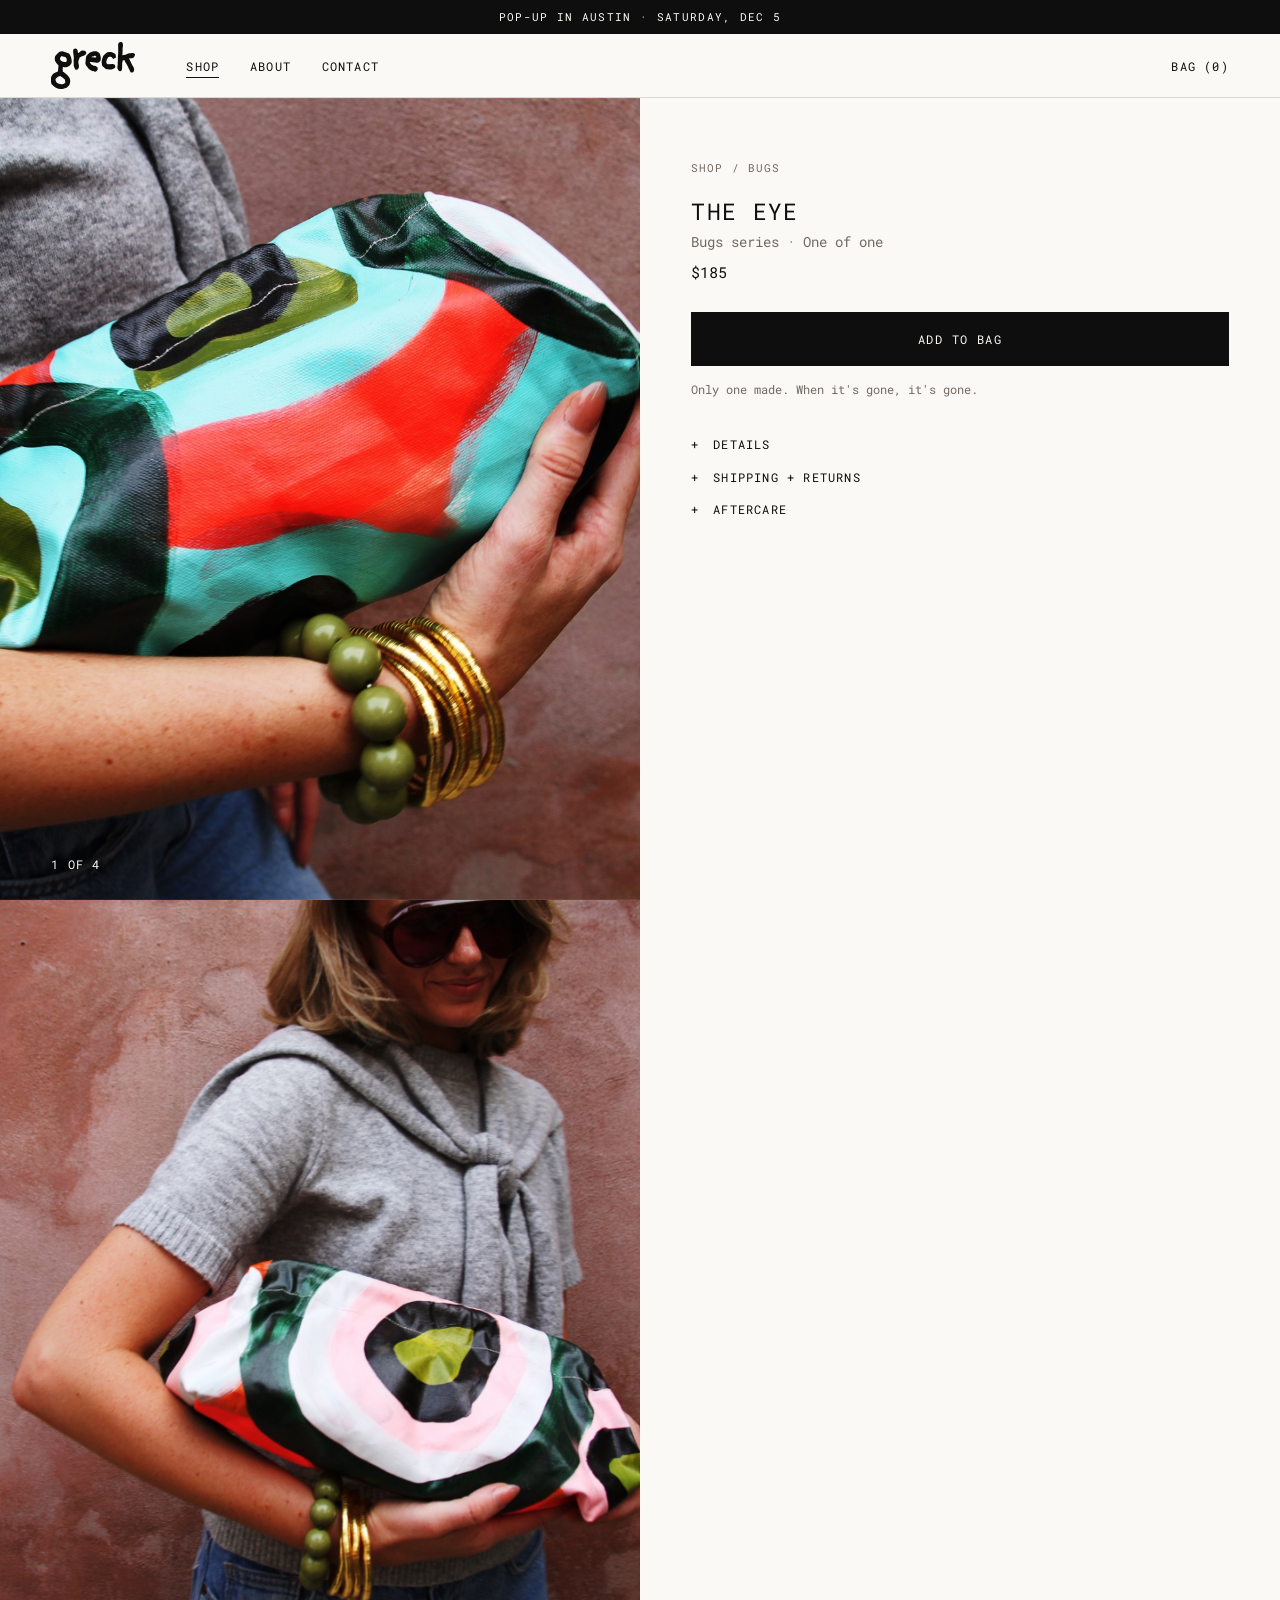
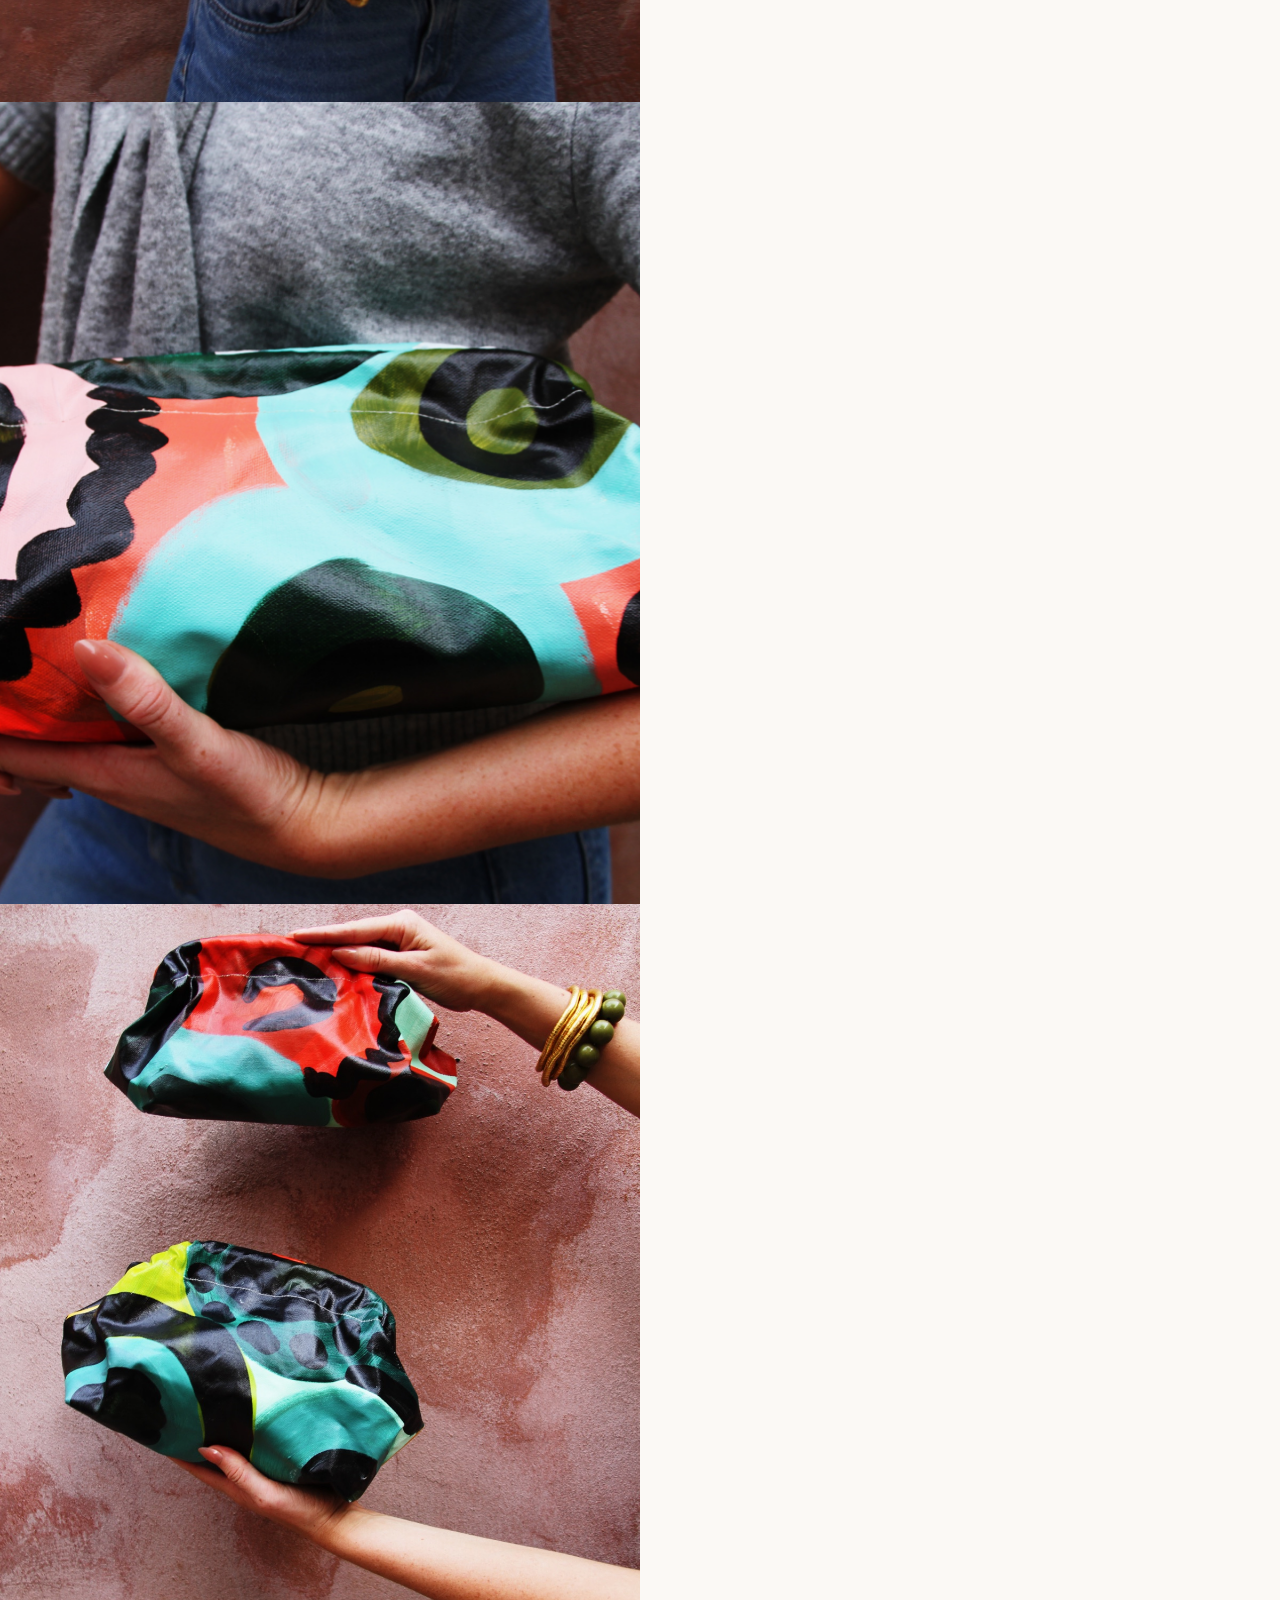
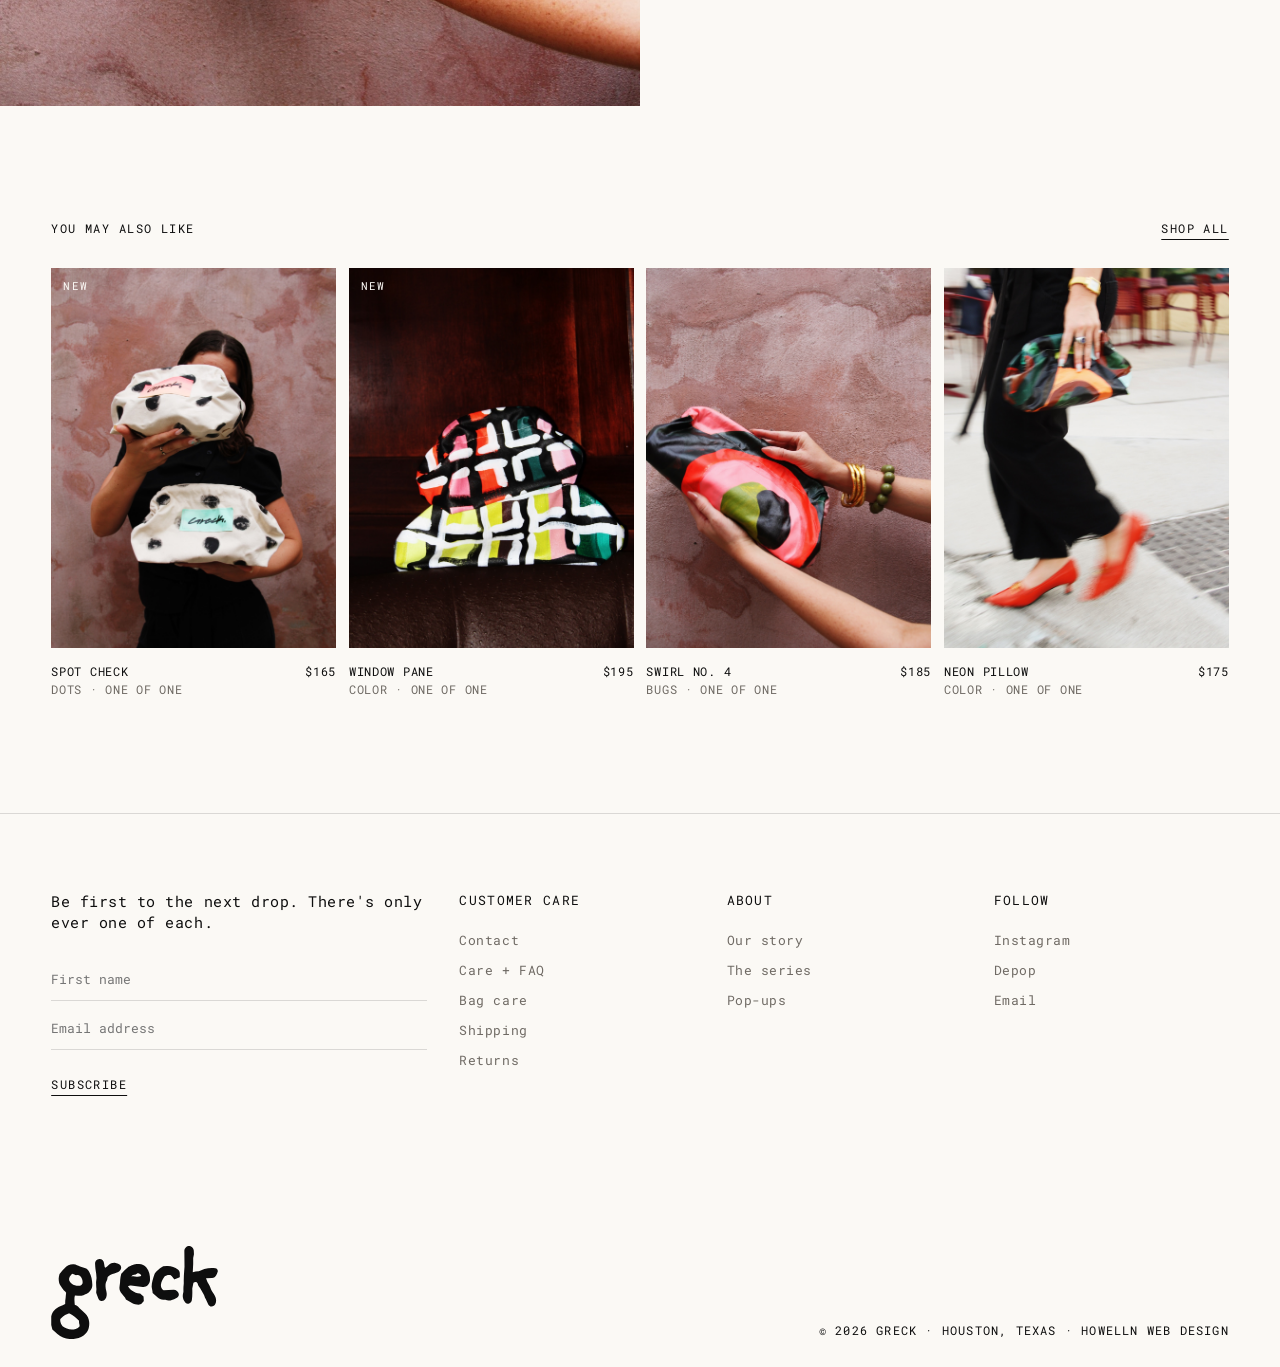
<file: product.html>
<!doctype html>
<html lang="en">
<head>
  <meta charset="utf-8">
  <meta name="viewport" content="width=device-width, initial-scale=1">
  <meta name="robots" content="noindex, nofollow">
  <title>Shop · GRECK</title>
  <link rel="icon" href="favicon.svg" type="image/svg+xml">
  <link rel="preconnect" href="https://fonts.googleapis.com">
  <link rel="preconnect" href="https://fonts.gstatic.com" crossorigin>
  <link href="https://fonts.googleapis.com/css2?family=Roboto+Mono:ital,wght@0,300;0,400;0,500;1,300;1,400&display=swap" rel="stylesheet">
  <link rel="stylesheet" href="styles.css?v=23">
</head>
<body data-page="product">
  <div data-header></div>

  <!-- One template for every bag; product.html?p=<slug> picks which. In Shopify this is the product template. -->
  <main>
    <div data-pdp></div>

    <section class="section" id="more">
      <div class="section-head">
        <h2 class="eyebrow">You may also like</h2>
        <a class="link-cta" href="shop.html">Shop all</a>
      </div>
      <div class="grid" data-products="4"></div>
    </section>
  </main>

  <div data-footer></div>
  <script src="bags.js?v=1"></script>
</body>
</html>
</file>
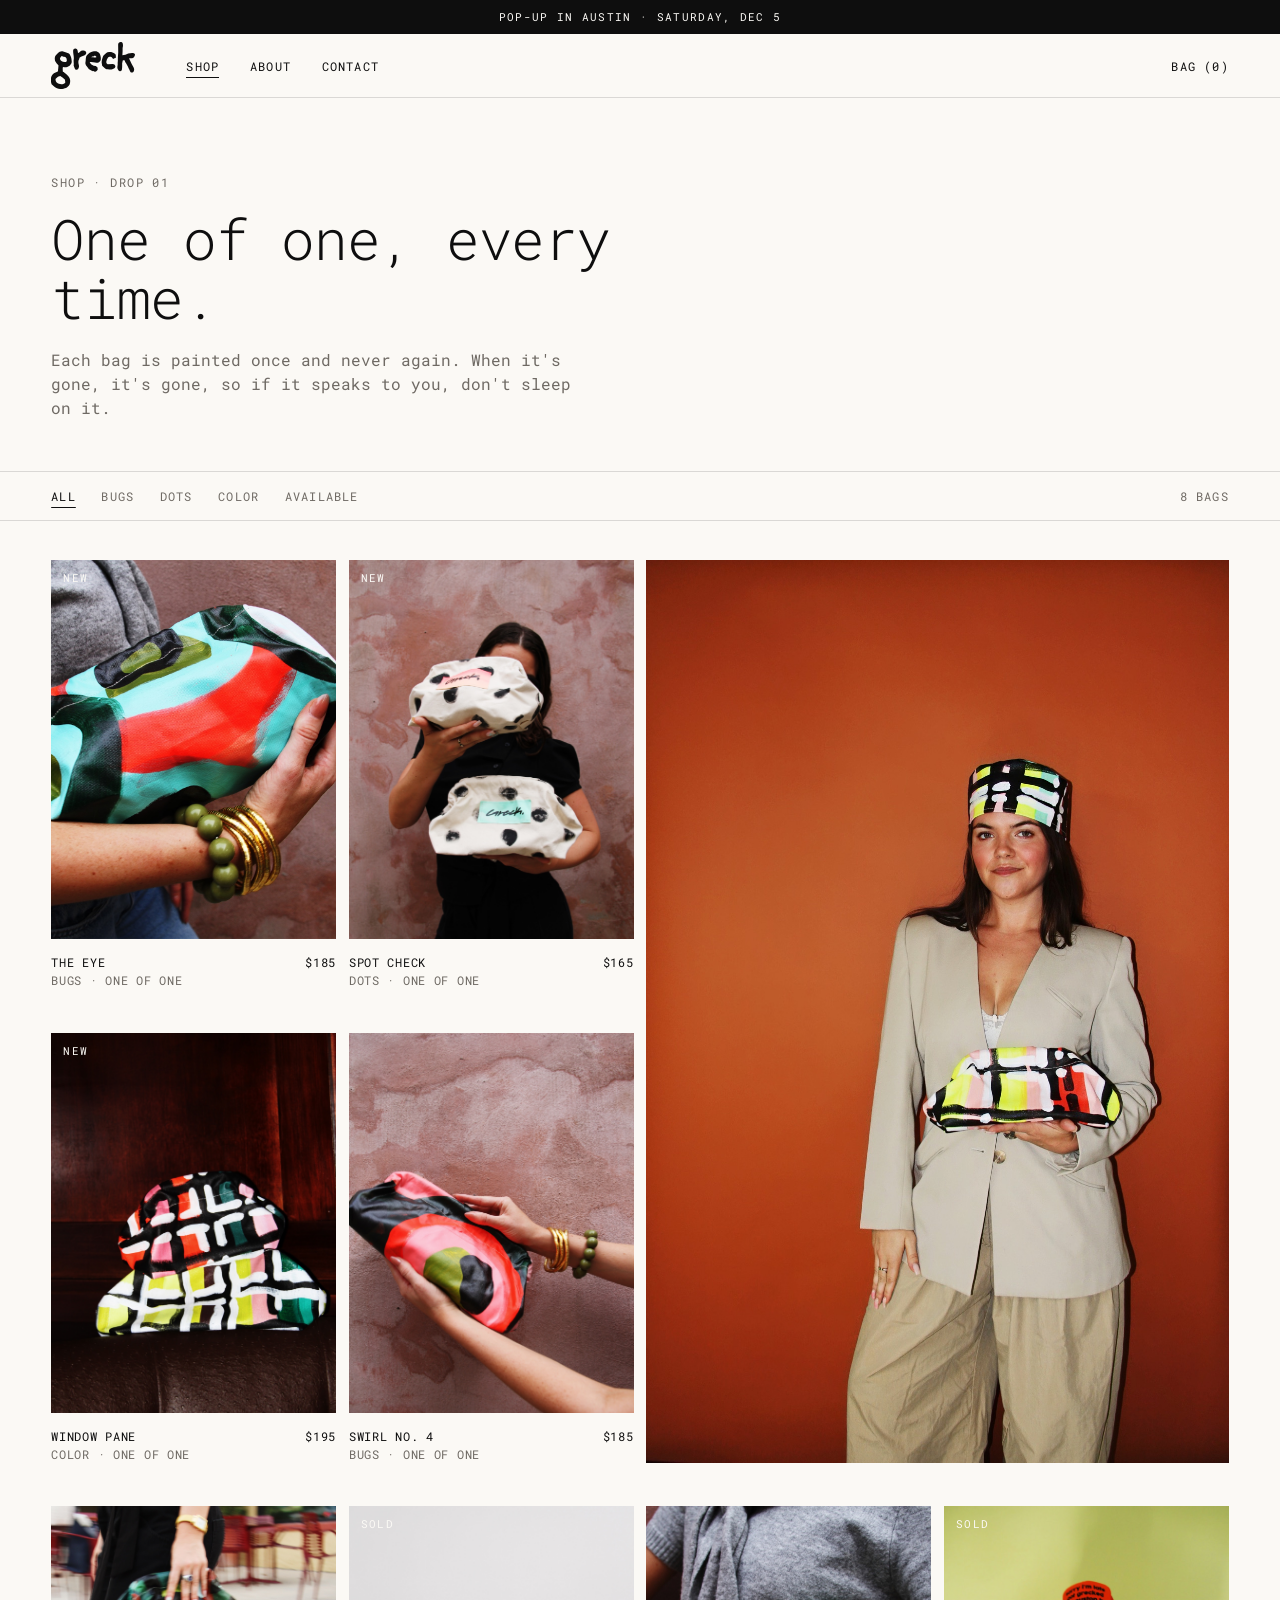
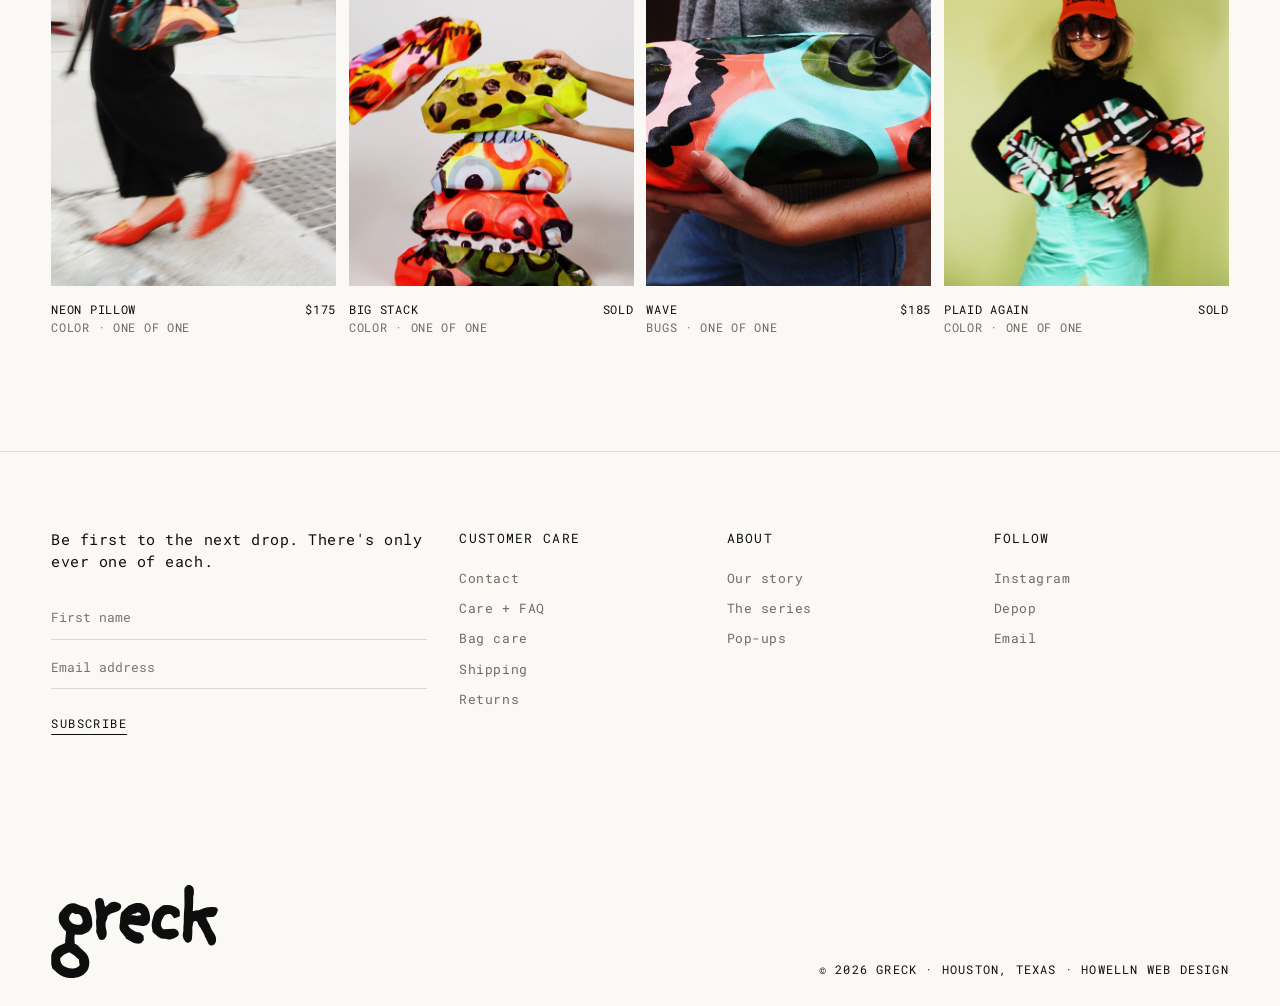
<file: shop.html>
<!doctype html>
<html lang="en">
<head>
  <meta charset="utf-8">
  <meta name="viewport" content="width=device-width, initial-scale=1">
  <meta name="robots" content="noindex, nofollow">
  <title>Shop · GRECK</title>
  <link rel="icon" href="favicon.svg" type="image/svg+xml">
  <link rel="preconnect" href="https://fonts.googleapis.com">
  <link rel="preconnect" href="https://fonts.gstatic.com" crossorigin>
  <link href="https://fonts.googleapis.com/css2?family=Roboto+Mono:ital,wght@0,300;0,400;0,500;1,300;1,400&display=swap" rel="stylesheet">
  <link rel="stylesheet" href="styles.css?v=23">
</head>
<body data-page="shop">
  <div data-header></div>

  <main>
    <section class="page-hero">
      <p class="eyebrow">Shop · Drop 01</p>
      <h1>One of one, every time.</h1>
      <p class="page-hero-lede">Each bag is painted once and never again. When it's gone, it's gone, so if it speaks to you, don't sleep on it.</p>
    </section>

    <div class="shop-bar">
      <div class="chips" role="group" aria-label="Filter bags">
        <button class="chip is-on" type="button" data-filter="all">All</button>
        <button class="chip" type="button" data-filter="bugs">Bugs</button>
        <button class="chip" type="button" data-filter="dots">Dots</button>
        <button class="chip" type="button" data-filter="color">Color</button>
        <button class="chip" type="button" data-filter="available">Available</button>
      </div>
      <span class="shop-count" aria-live="polite"></span>
    </div>

    <section class="shop-grid">
      <div class="pgrid" data-products>
        <figure class="pgrid-feature">
          <img src="assets/photos/orange-wall.jpg" alt="Model in a cream suit holding a plaid painted bag against an orange wall" loading="lazy">
        </figure>
      </div>
    </section>
  </main>

  <div data-footer></div>
  <script src="bags.js?v=1"></script>
</body>
</html>
</file>
<file: styles.css>
/* GRECK shop draft. Quiet editorial frame (after Deadly Ponies); the color lives in Kenzie's bags. Type: Roboto Mono throughout. */

:root {
  --paper: #FBF9F5;
  --stone: #F1EEE8;
  --ink: #0E0E0E;
  --muted: #6F6A64;
  --line: rgba(14,14,14,.14);

  --olive: #515211;
  --red: #FC2E04;

  --sans: 'Roboto Mono', ui-monospace, Menlo, monospace;
  --mono: 'Roboto Mono', ui-monospace, Menlo, monospace;

  --gutter: clamp(16px, 4vw, 56px);
  --gap: clamp(8px, 1vw, 14px);
  --space: clamp(72px, 9vw, 140px);
  --ease: cubic-bezier(.2, .7, .1, 1);
}

*, *::before, *::after { box-sizing: border-box; }
html { scroll-behavior: smooth; }
body {
  margin: 0;
  background: var(--paper);
  color: var(--ink);
  font: 400 16px/1.5 var(--sans);
  -webkit-font-smoothing: antialiased;
}
img { display: block; max-width: 100%; height: auto; }
a { color: inherit; }
h1, h2, h3, p { margin: 0; }
figure { margin: 0; }
.sr-only { position: absolute; width: 1px; height: 1px; overflow: hidden; clip: rect(0 0 0 0); white-space: nowrap; }

/* Small caps mono label, used for every section label */
.eyebrow { font: 400 12px/1.3 var(--mono); letter-spacing: .12em; text-transform: uppercase; }

/* Hand-lettered marks, recolorable through currentColor */
.mark-greck {
  display: block;
  background: currentColor;
  -webkit-mask: url(assets/greck-logo.svg) center / contain no-repeat;
          mask: url(assets/greck-logo.svg) center / contain no-repeat;
  aspect-ratio: 145.55 / 81.28;
}

/* ── Buttons + links ───────────────────────────────────── */
.btn {
  display: inline-flex; align-items: center; justify-content: center;
  height: 50px; padding: 0 32px; border: 1px solid var(--ink);
  background: var(--ink); color: var(--paper);
  font: 400 12px/1 var(--mono); letter-spacing: .12em; text-transform: uppercase;
  text-decoration: none; white-space: nowrap; cursor: pointer;
  transition: background .25s, color .25s;
}
.btn:hover, .btn:focus-visible { background: transparent; color: var(--ink); }
.link-cta {
  font: 400 12px/1 var(--mono); letter-spacing: .12em; text-transform: uppercase;
  text-decoration: underline; text-underline-offset: 6px; text-decoration-thickness: 1px;
  white-space: nowrap;
}
.link-cta:hover { text-decoration-thickness: 2px; }

/* ── Header ────────────────────────────────────────────── */
.announce {
  position: relative; z-index: 21;
  padding: 10px var(--gutter); text-align: center;
  background: var(--ink); color: var(--paper);
  font: 400 11px/1.3 var(--mono); letter-spacing: .12em; text-transform: uppercase;
}
.announce a { text-decoration: none; }
.announce a:hover { text-decoration: underline; text-underline-offset: 3px; }
.site-header {
  position: sticky; top: 0; z-index: 20;
  display: grid; grid-template-columns: auto 1fr auto; align-items: center; gap: clamp(24px, 4vw, 56px);
  height: 64px; padding: 0 var(--gutter);
  background: var(--paper); color: var(--ink);
  border-bottom: 1px solid var(--line);
  transition: background .35s, color .35s, border-color .35s;
}
/* Sits clear over the full-bleed hero until you scroll past it. */
.site-header.is-over { background: transparent; color: var(--paper); border-color: transparent; }
.site-header .logo { width: 84px; }
.nav { display: flex; gap: clamp(20px, 2.4vw, 36px); }
.nav a, .bag-btn {
  position: relative; padding: 6px 0;
  font: 400 12px/1 var(--mono); letter-spacing: .1em; text-transform: uppercase; text-decoration: none;
}
.nav a::after {
  content: ''; position: absolute; left: 0; right: 0; bottom: 0; height: 1px;
  background: currentColor; transform: scaleX(0); transform-origin: left;
  transition: transform .4s var(--ease);
}
.nav a:hover::after, .nav a[aria-current="page"]::after { transform: scaleX(1); }
.header-end { justify-self: end; display: flex; align-items: center; gap: 20px; }
.bag-btn { border: 0; background: none; color: inherit; cursor: pointer; }
.bag-count { display: inline-block; }
.bag-count.bump { animation: bump .5s var(--ease); }
@keyframes bump { 40% { transform: scale(1.4); } }
.menu-btn { display: none; }

/* ── Footer ────────────────────────────────────────────── */
.site-footer {
  display: grid; grid-template-columns: minmax(0, 1.6fr) repeat(3, minmax(0, 1fr)); column-gap: 32px; row-gap: 48px;
  margin-top: var(--space); padding: clamp(48px, 6vw, 80px) var(--gutter) 28px;
  border-top: 1px solid var(--line);
  font: 400 13px/1.4 var(--mono); letter-spacing: .04em;
}
.site-footer h3 { margin-bottom: 22px; font: inherit; letter-spacing: .1em; text-transform: uppercase; }
.site-footer ul { list-style: none; margin: 0; padding: 0; display: grid; gap: 12px; }
.site-footer li a { color: var(--muted); text-decoration: none; transition: color .2s; }
.site-footer li a:hover { color: var(--ink); }
.footer-signup { max-width: 400px; }
.footer-lede { margin-bottom: 18px; font-size: 15px; line-height: 1.45; }
.signup-form { display: grid; }
.signup-form input {
  padding: 18px 0 12px; border: 0; border-bottom: 1px solid var(--line); background: none;
  font: inherit; color: var(--ink); outline: none; transition: border-color .2s;
}
.signup-form input:focus { border-color: var(--ink); }
.signup-form .link-cta { justify-self: start; margin-top: 28px; padding: 0; border: 0; background: none; color: var(--ink); cursor: pointer; }
.form-note { min-height: 1.4em; margin-top: 14px; font: 400 12px var(--mono); color: var(--muted); }
.footer-base {
  grid-column: 1 / -1; display: flex; justify-content: space-between; align-items: end; gap: 24px;
  margin-top: clamp(32px, 6vw, 96px);
  font-size: 12px; letter-spacing: .1em; text-transform: uppercase;
}
.footer-mark { width: 167px; color: var(--ink); }

/* ── Sections ──────────────────────────────────────────── */
.section { padding: var(--space) var(--gutter) 0; }
.section-head {
  display: flex; align-items: baseline; justify-content: space-between; gap: 24px;
  margin-bottom: clamp(20px, 2.4vw, 32px);
}
.section-title { font: 300 clamp(24px, 2.4vw, 34px)/1.15 var(--sans); letter-spacing: -.01em; }

/* ── Product cards ─────────────────────────────────────── */
.grid { display: grid; grid-template-columns: repeat(4, minmax(0, 1fr)); gap: var(--gap); row-gap: clamp(32px, 3.4vw, 52px); }
.card { position: relative; }
.card-media { position: relative; overflow: hidden; aspect-ratio: 3 / 4; background: var(--stone); }
.card-media img {
  position: absolute; inset: 0; width: 100%; height: 100%; object-fit: cover;
  transition: opacity .6s;
}
.card-media img + img { opacity: 0; }
.card:hover .card-media img + img { opacity: 1; }
.card-tag {
  position: absolute; top: 12px; left: 12px; z-index: 1;
  font: 400 11px/1 var(--mono); letter-spacing: .12em; text-transform: uppercase; color: var(--paper);
}
.card-add {
  position: absolute; left: 0; right: 0; bottom: 0; z-index: 1;
  height: 46px; border: 0; background: var(--paper); color: var(--ink);
  font: 400 12px/1 var(--mono); letter-spacing: .12em; text-transform: uppercase;
  cursor: pointer; opacity: 0; transform: translateY(100%);
  transition: opacity .3s, transform .45s var(--ease), background .2s, color .2s;
}
.card-add:hover { background: var(--ink); color: var(--paper); }
.card:hover .card-add, .card-add:focus-visible { opacity: 1; transform: none; }
.card-add.is-added { background: var(--ink); color: var(--paper); opacity: 1; transform: none; }
.card.is-sold .card-media img:first-child { opacity: .55; }
.card-meta {
  display: flex; justify-content: space-between; gap: 12px; padding-top: 14px;
  font: 400 12px/1.5 var(--mono); letter-spacing: .06em; text-transform: uppercase;
}
.card-series { color: var(--muted); }
.card-price { white-space: nowrap; }
.card[hidden] { display: none; }

/* ── Reveal ────────────────────────────────────────────── */
.reveal { opacity: 0; transform: translateY(16px); transition: opacity 1s var(--ease), transform 1s var(--ease); }
.reveal.is-in { opacity: 1; transform: none; }

/* ══ HOME ═════════════════════════════════════════════════ */
.hero {
  position: relative; overflow: hidden;
  height: clamp(560px, calc(100svh - 34px), 1000px);
  margin-top: -64px;
  background: var(--olive); color: var(--paper);
}
.hero img { position: absolute; inset: 0; width: 100%; height: 100%; object-fit: cover; object-position: 47% 50%; }
.hero::before, .hero::after { content: ''; position: absolute; left: 0; right: 0; pointer-events: none; }
.hero::before { top: 0; height: 160px; background: linear-gradient(rgba(0,0,0,.35), transparent); }
.hero::after { bottom: 0; height: 45%; background: linear-gradient(transparent, rgba(0,0,0,.45)); }
.hero-caption {
  position: absolute; z-index: 1; left: var(--gutter); right: var(--gutter); bottom: clamp(28px, 4vw, 56px);
  display: flex; justify-content: space-between; align-items: end; gap: 24px;
}
.hero-caption .eyebrow { margin-bottom: 14px; }
.hero-caption h1 { font: 300 clamp(30px, 3.6vw, 54px)/1.04 var(--sans); letter-spacing: -.015em; }

/* Two full-bleed halves: photo + text, or photo + photo */
.split {
  display: grid; grid-template-columns: 1fr 1fr; align-items: stretch;
  margin-top: var(--space);
}
.split-media { position: relative; min-height: clamp(420px, 52vw, 820px); overflow: hidden; background: var(--stone); }
.split-media img { position: absolute; inset: 0; width: 100%; height: 100%; object-fit: cover; }
.split-media .tile-caption { position: absolute; left: var(--gutter); bottom: clamp(24px, 3vw, 40px); z-index: 1; color: var(--paper); }
.split-media:has(.tile-caption)::after { content: ''; position: absolute; inset: 50% 0 0; background: linear-gradient(transparent, rgba(0,0,0,.4)); }
.split-text {
  display: flex; flex-direction: column; justify-content: center; gap: 22px;
  padding: clamp(40px, 6vw, 110px);
}
.split-text h2 { font: 300 clamp(28px, 3vw, 46px)/1.12 var(--sans); letter-spacing: -.015em; max-width: 18ch; }
.split-text p { max-width: 42ch; color: var(--muted); }
.split-text .link-cta { align-self: start; margin-top: 6px; }
.split-text.is-stone { background: var(--stone); }

/* Series: three photos with labels underneath */
.series { display: grid; grid-template-columns: repeat(3, minmax(0, 1fr)); gap: var(--gap); }
.series a { display: block; text-decoration: none; }
.series .tile-media { aspect-ratio: 3 / 4; overflow: hidden; background: var(--stone); }
.series img { width: 100%; height: 100%; object-fit: cover; transition: transform 1.2s var(--ease); }
.series a:hover img { transform: scale(1.03); }
.series-label { display: flex; justify-content: space-between; padding-top: 14px; }
.series-label span:last-child { color: var(--muted); }
.series a:hover .series-label span:last-child { color: var(--ink); text-decoration: underline; text-underline-offset: 5px; }

/* Products two-by-two beside one tall photo */
.pgrid {
  display: grid; grid-template-columns: repeat(4, minmax(0, 1fr)); grid-auto-flow: dense;
  gap: var(--gap); row-gap: clamp(32px, 3.4vw, 52px);
}
.pgrid-feature { grid-column: 3 / 5; grid-row: 1 / 3; position: relative; overflow: hidden; background: var(--stone); }
.pgrid-feature img { position: absolute; inset: 0; width: 100%; height: 100%; object-fit: cover; }

/* Statement stays pinned while photos scroll past */
.pin {
  display: grid; grid-template-columns: minmax(0, 1fr) minmax(0, 1fr); gap: var(--gap);
  padding: var(--space) var(--gutter) 0;
}
.pin-sticky { position: sticky; top: 120px; display: grid; gap: 22px; padding-right: clamp(0px, 5vw, 96px); }
.pin-sticky h2 { font: 300 clamp(26px, 2.8vw, 42px)/1.18 var(--sans); letter-spacing: -.015em; }
.pin-sticky .link-cta { justify-self: start; }
.pin-media { display: grid; gap: var(--gap); }
.pin-media figure { aspect-ratio: 4 / 5; overflow: hidden; background: var(--stone); }
.pin-media img { width: 100%; height: 100%; object-fit: cover; }

.insta { display: grid; grid-template-columns: repeat(4, minmax(0, 1fr)); gap: var(--gap); }
.insta a { aspect-ratio: 1; overflow: hidden; background: var(--stone); }
.insta img { width: 100%; height: 100%; object-fit: cover; transition: opacity .3s; }
.insta a:hover img { opacity: .85; }

/* ══ INNER PAGES ═════════════════════════════════════════ */
.page-hero { padding: clamp(48px, 6vw, 96px) var(--gutter) 0; }
.page-hero .eyebrow { margin-bottom: 18px; color: var(--muted); }
.page-hero h1 { font: 300 clamp(34px, 4.4vw, 64px)/1.06 var(--sans); letter-spacing: -.02em; max-width: 20ch; }
.page-hero-lede { max-width: 52ch; margin-top: 20px; color: var(--muted); }

/* About */
.about-split { display: grid; grid-template-columns: 1fr 1fr; gap: var(--gap); margin-top: clamp(40px, 5vw, 72px); }
.about-split figure { aspect-ratio: 4 / 5; overflow: hidden; background: var(--stone); }
.about-split img { width: 100%; height: 100%; object-fit: cover; }
.about-story { display: grid; grid-template-columns: 1fr 1.6fr; gap: clamp(24px, 6vw, 96px); }
.about-story .body { display: grid; gap: 18px; max-width: 58ch; color: var(--muted); }
.about-story .body p:first-child { color: var(--ink); font: 300 clamp(22px, 2vw, 28px)/1.3 var(--sans); }

/* About story: pinned section menu, panels scroll past */
.story { display: grid; grid-template-columns: minmax(0, 1fr) minmax(0, 4fr); gap: var(--gap); }
.story-nav { position: sticky; top: 120px; align-self: start; display: grid; gap: 14px; }
.story-nav a {
  justify-self: start; color: var(--muted); text-decoration: none;
  font: 400 12px/1 var(--mono); letter-spacing: .12em; text-transform: uppercase;
  text-underline-offset: 6px; transition: color .3s;
}
.story-nav a:hover, .story-nav a.is-on { color: var(--ink); }
.story-nav a.is-on { text-decoration: underline; }
.story-panel {
  display: grid; grid-template-columns: minmax(0, 1fr) minmax(0, 1.15fr); gap: clamp(24px, 4vw, 72px);
  padding-bottom: var(--space); scroll-margin-top: 120px;
}
.story-panel:last-child { padding-bottom: 0; }
.story-copy { position: sticky; top: 120px; align-self: start; display: grid; gap: 18px; color: var(--muted); max-width: 46ch; }
.story-copy h2 { color: var(--ink); font: 300 clamp(26px, 2.8vw, 42px)/1.1 var(--sans); letter-spacing: -.015em; }
.story-copy .link-cta { justify-self: start; color: var(--ink); }
.story-sub { margin-top: -8px; color: var(--ink); font: 400 12px/1.5 var(--mono); letter-spacing: .1em; text-transform: uppercase; }
.story-panel figure { aspect-ratio: 4 / 5; overflow: hidden; background: var(--stone); }
.story-panel figure img { width: 100%; height: 100%; object-fit: cover; }
.story-copy .eyebrow { color: var(--muted); }
.story-pull { color: var(--ink); font: 300 italic clamp(20px, 1.8vw, 26px)/1.3 var(--sans); padding-top: 6px; }
.intro { display: grid; grid-template-columns: minmax(0, 1fr) minmax(0, 4fr); gap: var(--gap); }
.intro .eyebrow { color: var(--muted); padding-top: 8px; }
.intro > div { display: grid; gap: 22px; max-width: 62ch; }
.intro > div p:first-child { font: 300 clamp(22px, 2.2vw, 32px)/1.3 var(--sans); letter-spacing: -.01em; }
.intro-sign { font: 400 12px/1.4 var(--mono); letter-spacing: .12em; text-transform: uppercase; }
.series-label em { display: block; margin-top: 6px; font: italic 300 15px/1.3 var(--sans); letter-spacing: 0; text-transform: none; color: var(--muted); }
.process { list-style: none; margin: 8px 0 0; padding: 0; border-top: 1px solid var(--line); color: var(--ink); }
.process li { display: flex; gap: 24px; align-items: baseline; padding: 14px 0; border-bottom: 1px solid var(--line); font-size: 18px; font-weight: 300; }
.process .eyebrow { color: var(--muted); }

.steps { display: grid; grid-template-columns: repeat(3, minmax(0, 1fr)); gap: clamp(24px, 3vw, 48px); }
.step { padding-top: 20px; border-top: 1px solid var(--ink); }
.step .eyebrow { color: var(--muted); }
.step h3 { margin: 28px 0 10px; font: 300 clamp(22px, 2vw, 28px)/1.15 var(--sans); }
.step p { color: var(--muted); max-width: 36ch; }

.quote { margin: 0; font: 300 italic clamp(26px, 2.8vw, 42px)/1.2 var(--sans); letter-spacing: -.01em; max-width: 22ch; }
.quote + .eyebrow { color: var(--muted); }

.name-def { display: flex; align-items: baseline; gap: clamp(20px, 2.7vw, 38px); flex-wrap: wrap; }
.name-def h2 { font: 400 clamp(48px, 6vw, 86px)/1 var(--mono); letter-spacing: -.02em; }
.name-say { font: italic 400 14px/1 var(--mono); letter-spacing: .06em; color: var(--muted); }
.name-line { color: var(--ink) !important; font: 300 clamp(22px, 2vw, 30px)/1.2 var(--sans); letter-spacing: -.01em; }

/* Shop */
.shop-bar {
  position: sticky; top: 64px; z-index: 10;
  display: flex; justify-content: space-between; align-items: center; gap: 16px;
  margin-top: clamp(32px, 4vw, 56px); padding: 0 var(--gutter);
  background: var(--paper); border-block: 1px solid var(--line);
}
.chips { display: flex; gap: clamp(18px, 2vw, 32px); }
.chip {
  padding: 18px 0; border: 0; background: none; color: var(--muted);
  font: 400 12px/1 var(--mono); letter-spacing: .1em; text-transform: uppercase; cursor: pointer;
  text-underline-offset: 6px;
}
.chip:hover { color: var(--ink); }
.chip.is-on { color: var(--ink); text-decoration: underline; }
.shop-count { font: 400 12px var(--mono); letter-spacing: .1em; text-transform: uppercase; color: var(--muted); white-space: nowrap; }
.shop-grid { padding: clamp(24px, 3vw, 40px) var(--gutter) 0; }
.shop-grid .grid { grid-template-columns: repeat(3, minmax(0, 1fr)); }

/* Product page (after Deadly Ponies): photos stack on the left, details stay pinned on the right */
.pdp { display: grid; grid-template-columns: minmax(0, 1fr) minmax(0, 1fr); align-items: start; }
.pdp-gallery { position: relative; display: grid; }
.pdp-shot { height: calc(100svh - 98px); min-height: 560px; overflow: hidden; background: var(--stone); }
.pdp-shot img { width: 100%; height: 100%; object-fit: cover; }
.pdp-count {
  position: sticky; bottom: 24px; margin-top: -48px; padding-left: var(--gutter); height: 24px;
  font: 400 12px/24px var(--mono); letter-spacing: .1em; text-transform: uppercase; color: var(--paper);
  text-shadow: 0 1px 6px rgba(0,0,0,.35); pointer-events: none;
}
.pdp-info { align-self: stretch; }
.pdp-sticky {
  position: sticky; top: 64px; display: grid; gap: 14px;
  padding: clamp(40px, 5vw, 80px) var(--gutter) 48px clamp(32px, 4vw, 64px);
}
.pdp-crumb { font: 400 11px/1 var(--mono); letter-spacing: .1em; text-transform: uppercase; color: var(--muted); }
.pdp-crumb a { text-decoration: none; }
.pdp-crumb a:hover { color: var(--ink); text-decoration: underline; text-underline-offset: 4px; }
.pdp-name { margin-top: 12px; font: 400 clamp(20px, 1.8vw, 26px)/1.1 var(--mono); letter-spacing: .06em; text-transform: uppercase; }
.pdp-sub { margin-top: -6px; font: 400 14px/1.3 var(--mono); color: var(--muted); }
.pdp-price { font: 400 15px/1 var(--mono); }
.pdp-add { width: 100%; margin-top: 18px; height: 54px; }
.pdp-add.is-added { background: var(--paper); color: var(--ink); }
.pdp-add:disabled { background: var(--stone); border-color: var(--stone); color: var(--muted); cursor: default; }
.pdp-note { font: 400 12px/1.5 var(--mono); color: var(--muted); }
.pdp-note a { color: var(--ink); text-underline-offset: 3px; }
.pdp-more { margin-top: 18px; display: grid; gap: 4px; }
.pdp-more summary {
  display: flex; gap: 12px; align-items: center; padding: 6px 0; cursor: pointer; list-style: none;
  font: 400 12px/1.4 var(--mono); letter-spacing: .1em; text-transform: uppercase;
}
.pdp-more summary::-webkit-details-marker { display: none; }
.pdp-more summary::before { content: '+'; width: 10px; }
.pdp-more details[open] summary::before { content: '–'; }
.pdp-more details p { padding: 4px 0 12px 22px; max-width: 52ch; color: var(--muted); font-size: 15px; }
.pdp-more details a { color: var(--ink); text-underline-offset: 3px; }

/* Card links to its product page */
.card-link { position: absolute; inset: 0; z-index: 1; }
.card-tag, .card-add { z-index: 2; }
.card-name a { text-decoration: none; }
.card-name a:hover { text-decoration: underline; text-underline-offset: 4px; }

/* Slide-out bag */
.bag-scrim {
  position: fixed; inset: 0; z-index: 40; background: rgba(14,14,14,.35);
  opacity: 0; transition: opacity .4s var(--ease);
}
.bag-drawer {
  position: fixed; top: 0; right: 0; bottom: 0; z-index: 41;
  display: flex; flex-direction: column; width: min(440px, 100vw);
  background: var(--paper); border-left: 1px solid var(--line);
  transform: translateX(100%); transition: transform .45s var(--ease);
}
.bag-open .bag-scrim { opacity: 1; }
.bag-open .bag-drawer { transform: none; }
.bag-head {
  display: flex; justify-content: space-between; align-items: center;
  height: 64px; padding: 0 24px; border-bottom: 1px solid var(--line); flex: none;
}
.bag-head h2, .bag-close { font: 400 12px/1 var(--mono); letter-spacing: .1em; text-transform: uppercase; }
.bag-close { padding: 6px 0; border: 0; background: none; color: var(--ink); cursor: pointer; text-underline-offset: 5px; }
.bag-close:hover { text-decoration: underline; }
.bag-drawer :focus-visible { outline: 1px solid var(--ink); outline-offset: 4px; }
.bag-items { flex: 1; overflow-y: auto; padding: 0 24px; }
.bag-item {
  display: grid; grid-template-columns: 96px minmax(0, 1fr) auto; gap: 16px; align-items: start;
  padding: 20px 0; border-bottom: 1px solid var(--line);
}
.bag-thumb { display: block; aspect-ratio: 3 / 4; overflow: hidden; background: var(--stone); }
.bag-thumb img { width: 100%; height: 100%; object-fit: cover; }
.bag-info { display: grid; gap: 4px; }
.bag-name, .bag-price { font: 400 12px/1.4 var(--mono); letter-spacing: .08em; text-transform: uppercase; }
.bag-name a { text-decoration: none; }
.bag-meta { font: 400 12px/1.4 var(--mono); color: var(--muted); }
.bag-remove {
  justify-self: start; margin-top: 10px; padding: 0; border: 0; background: none; cursor: pointer;
  font: 400 11px/1 var(--mono); letter-spacing: .1em; text-transform: uppercase; color: var(--muted);
  text-decoration: underline; text-underline-offset: 4px;
}
.bag-remove:hover { color: var(--ink); }
.bag-empty { display: grid; gap: 20px; justify-items: start; padding: 40px 0; }
.bag-empty p { font: 300 22px/1.2 var(--sans); }
.bag-foot { flex: none; display: grid; gap: 12px; padding: 20px 24px 24px; border-top: 1px solid var(--line); }
.bag-total { display: flex; justify-content: space-between; font: 400 13px/1 var(--mono); letter-spacing: .1em; text-transform: uppercase; }
.bag-fine { font: 400 11px/1.5 var(--mono); color: var(--muted); }
.bag-checkout { width: 100%; height: 54px; margin-top: 4px; }
.bag-open { overflow: hidden; }

.dot-row {
  display: flex; justify-content: center; align-items: center; gap: clamp(16px, 4vw, 58px);
  padding: clamp(48px, 6vw, 87px) var(--gutter) 0;
}
/* --h is each dot's height (px) at 1440 wide; scales down with the screen */
.dot-row img { width: auto; height: clamp(calc(var(--h) * .3px), calc(var(--h) * .0694vw), calc(var(--h) * 1px)); }
body[data-page="popup"] .site-footer { margin-top: clamp(48px, 6vw, 87px); }

/* Contact */
.contact { display: grid; grid-template-columns: 1fr 1fr; gap: clamp(32px, 6vw, 110px); align-items: start; }
.contact-photo { order: -1; position: sticky; top: 100px; aspect-ratio: 4 / 5; overflow: hidden; background: var(--stone); }
.contact-photo img { width: 100%; height: 100%; object-fit: cover; }
.ways { display: grid; margin-top: clamp(28px, 3vw, 40px); border-top: 1px solid var(--line); }
.way {
  display: flex; justify-content: space-between; align-items: center; gap: 12px;
  padding: 18px 0; border-bottom: 1px solid var(--line);
  font: 400 12px/1.3 var(--mono); letter-spacing: .08em; text-transform: uppercase; text-decoration: none;
}
.way span { color: var(--muted); }
.way:hover strong { text-decoration: underline; text-underline-offset: 5px; }
.way strong { font-weight: 400; text-transform: none; letter-spacing: .02em; }
.field { display: grid; margin-bottom: 8px; }
.field label { padding-top: 14px; font: 400 11px var(--mono); letter-spacing: .12em; text-transform: uppercase; color: var(--muted); }
.field input, .field textarea {
  width: 100%; padding: 10px 0 12px; border: 0; border-bottom: 1px solid var(--line);
  background: none; color: var(--ink); font: 400 16px var(--sans); outline: none;
  transition: border-color .2s;
}
.field textarea { min-height: 120px; resize: vertical; }
.field input:focus, .field textarea:focus { border-color: var(--ink); }
.topics { position: relative; display: flex; flex-wrap: wrap; gap: 6px; margin-top: 12px; }
.topics input { position: absolute; left: 0; top: 0; width: 1px; height: 1px; opacity: 0; pointer-events: none; }
.topics label {
  display: inline-flex; align-items: center; height: 34px; padding: 0 14px;
  border: 1px solid var(--line); color: var(--ink); cursor: pointer;
  font: 400 11px/1 var(--mono); letter-spacing: .08em; text-transform: uppercase;
  transition: border-color .2s;
}
.topics label:hover { border-color: var(--ink); }
.topics input:checked + label { background: var(--ink); border-color: var(--ink); color: var(--paper); }
.topics input:focus-visible + label { outline: 2px solid var(--ink); outline-offset: 2px; }
.contact form .btn { margin-top: 28px; }

/* Care + FAQ (after Deadly Ponies' FAQ page) */
.faq-page {
  display: grid; grid-template-columns: minmax(0, 1fr) minmax(0, 1fr); gap: clamp(32px, 6vw, 110px);
  padding: clamp(40px, 5vw, 72px) var(--gutter) 0;
}
.faq-aside { position: sticky; top: 104px; align-self: start; display: grid; gap: clamp(28px, 4vw, 56px); }
.faq-title { font: 400 clamp(20px, 1.8vw, 26px)/1 var(--mono); letter-spacing: .06em; text-transform: uppercase; }
.faq-nav { display: grid; gap: 10px; justify-items: start; }
.faq-nav a {
  font: 400 12px/1.2 var(--mono); letter-spacing: .1em; text-transform: uppercase; text-decoration: none;
  color: var(--muted); text-underline-offset: 5px; transition: color .2s;
}
.faq-nav a:hover { color: var(--ink); text-decoration: underline; }
.faq-photo { width: min(300px, 70%); aspect-ratio: 4 / 5; overflow: hidden; background: var(--stone); }
.faq-photo img { width: 100%; height: 100%; object-fit: cover; }
.faq-body { padding-top: clamp(0px, 4vw, 64px); }
.faq-group { margin-bottom: clamp(48px, 5vw, 72px); scroll-margin-top: 100px; }
.faq-group h2 {
  padding-bottom: 18px; border-bottom: 1px solid var(--line);
  font: 400 14px/1.2 var(--mono); letter-spacing: .1em; text-transform: uppercase;
}
.faq-group details { border-bottom: 1px solid var(--line); }
.faq-group summary {
  display: flex; justify-content: space-between; align-items: center; gap: 16px; padding: 16px 0;
  font: 400 13px/1.45 var(--mono); letter-spacing: .03em; cursor: pointer; list-style: none;
}
.faq-group summary::-webkit-details-marker { display: none; }
.faq-group summary::after {
  content: ''; flex: none; width: 7px; height: 7px; margin-right: 3px;
  border-right: 1px solid currentColor; border-bottom: 1px solid currentColor;
  transform: translateY(-2px) rotate(45deg); transition: transform .3s var(--ease);
}
.faq-group details[open] summary::after { transform: translateY(2px) rotate(-135deg); }
.faq-group details p { padding: 0 32px 20px 0; max-width: 60ch; color: var(--muted); }
.faq-group details a { color: var(--ink); text-underline-offset: 3px; }
.tbc { font-style: italic; }
.tbc::before { content: '[ '; }
.tbc::after { content: ' ]'; }
.care-copy { display: grid; gap: 14px; padding-top: 22px; color: var(--muted); max-width: 60ch; }
.care-lede { color: var(--ink); font: 300 clamp(24px, 2.4vw, 34px)/1.15 var(--sans); letter-spacing: -.01em; }
.care-copy ul { margin: 0; padding: 0; list-style: none; border-top: 1px solid var(--line); }
.care-copy li { padding: 12px 0; border-bottom: 1px solid var(--line); color: var(--ink); font: 400 13px/1.4 var(--mono); letter-spacing: .03em; }
.care-sign { margin-top: 8px; font: 400 12px/1.4 var(--mono); letter-spacing: .1em; text-transform: uppercase; color: var(--ink); }
.faq-more { display: flex; gap: 16px; align-items: baseline; flex-wrap: wrap; color: var(--muted); }

/* Pop-up page */
.popup { display: grid; grid-template-columns: minmax(0, 1fr) minmax(0, 1fr); min-height: calc(100svh - 98px); }
.popup-photo { position: relative; overflow: hidden; background: var(--stone); }
.popup-photo img { position: absolute; inset: 0; width: 100%; height: 100%; object-fit: cover; }
.popup-text { display: flex; flex-direction: column; justify-content: center; gap: 20px; padding: clamp(40px, 6vw, 110px); }
.popup-text h1 { font: 300 clamp(34px, 4vw, 60px)/1.05 var(--sans); letter-spacing: -.02em; }
.popup-text .page-hero-lede { margin-top: 0; }
.details { margin: 12px 0 0; border-top: 1px solid var(--line); }
.details div { display: grid; grid-template-columns: 90px 1fr; gap: 16px; padding: 14px 0; border-bottom: 1px solid var(--line); }
.details dt { font: 400 12px/1.5 var(--mono); letter-spacing: .1em; text-transform: uppercase; color: var(--muted); }
.details dd { margin: 0; }
.popup-body { max-width: 48ch; color: var(--muted); }
.popup-actions { display: flex; align-items: center; gap: 28px; flex-wrap: wrap; margin-top: 8px; }

/* ── Responsive ────────────────────────────────────────── */
@media (max-width: 1000px) {
  .grid, .shop-grid .grid, .pgrid { grid-template-columns: repeat(2, minmax(0, 1fr)); }
  .pgrid-feature { grid-column: 1 / -1; grid-row: 1; aspect-ratio: 4 / 5; }
  .insta { grid-template-columns: repeat(2, minmax(0, 1fr)); }
  .about-story, .contact, .faq-page, .popup { grid-template-columns: 1fr; }
  .faq-aside { position: static; }
  .faq-photo { display: none; }
  .popup-photo { aspect-ratio: 4 / 5; }
  .contact-photo { order: 0; position: static; }
  .site-footer { grid-template-columns: repeat(3, minmax(0, 1fr)); }
  .site-footer > :first-child { grid-column: 1 / -1; }
}
@media (max-width: 720px) {
  .site-header { grid-template-columns: auto 1fr auto; gap: 10px; }
  .site-header .logo { width: 72px; }
  .nav {
    position: absolute; top: 100%; left: 0; right: 0;
    flex-direction: column; gap: 0; padding: 4px var(--gutter) 16px;
    background: var(--paper); color: var(--ink); border-bottom: 1px solid var(--line);
    visibility: hidden; opacity: 0; transform: translateY(-8px);
    transition: opacity .3s, transform .45s var(--ease), visibility 0s .45s;
  }
  .nav.is-open { visibility: visible; opacity: 1; transform: none; transition-delay: 0s; }
  .nav a { padding: 18px 0; font-size: 13px; border-bottom: 1px solid var(--line); }
  .nav a:last-child { border-bottom: 0; }
  .nav a::after { display: none; }
  .header-end { grid-column: 3; gap: 16px; }
  .menu-btn {
    display: inline-block; padding: 6px 0; border: 0; background: none; color: inherit; cursor: pointer;
    font: 400 12px/1 var(--mono); letter-spacing: .1em; text-transform: uppercase;
  }
  .hero-caption { flex-direction: column; align-items: start; }
  .hero img { object-position: 50% 50%; }
  .split { grid-template-columns: 1fr; }
  .pdp { grid-template-columns: 1fr; }
  .pdp-gallery { display: flex; overflow-x: auto; scroll-snap-type: x mandatory; scrollbar-width: none; }
  .pdp-shot { flex: 0 0 100%; height: auto; min-height: 0; aspect-ratio: 4 / 5; scroll-snap-align: start; }
  .pdp-count { position: absolute; left: 0; bottom: 14px; margin: 0; }
  .pdp-sticky { position: static; padding: 28px var(--gutter) 8px; }
  .split-media { min-height: 0; height: auto; aspect-ratio: 4 / 5; align-self: start; }
  .split .split-text { order: 2; padding: 40px var(--gutter) 8px; }
  .series { grid-template-columns: 1fr; gap: 32px; }
  .pin { grid-template-columns: 1fr; row-gap: 32px; }
  .story, .intro { grid-template-columns: 1fr; }
  .story-nav {
    top: 64px; z-index: 5; display: flex; gap: 22px; overflow-x: auto;
    margin: 0 calc(var(--gutter) * -1); padding: 16px var(--gutter);
    background: var(--paper); border-bottom: 1px solid var(--line);
  }
  .story-nav a { flex: none; }
  .story-panel { grid-template-columns: 1fr; padding-top: 32px; }
  .story-copy { position: static; }
  .pin-sticky { position: static; padding-right: 0; }
  .steps { grid-template-columns: 1fr; }
  .shop-bar { gap: 12px; }
  .chips { overflow-x: auto; scrollbar-width: none; }
  .chip { flex: none; }
  .card-meta { flex-direction: column; gap: 2px; font-size: 11px; }
  .card-add { opacity: 1; transform: none; height: 38px; font-size: 11px; }
  .site-footer { grid-template-columns: repeat(2, minmax(0, 1fr)); }
  .footer-base { flex-direction: column; align-items: start; }
  .footer-mark { width: 140px; }
}
@media (prefers-reduced-motion: reduce) {
  *, *::before, *::after { animation: none !important; transition: none !important; }
  .reveal { opacity: 1; transform: none; }
}
</file>
